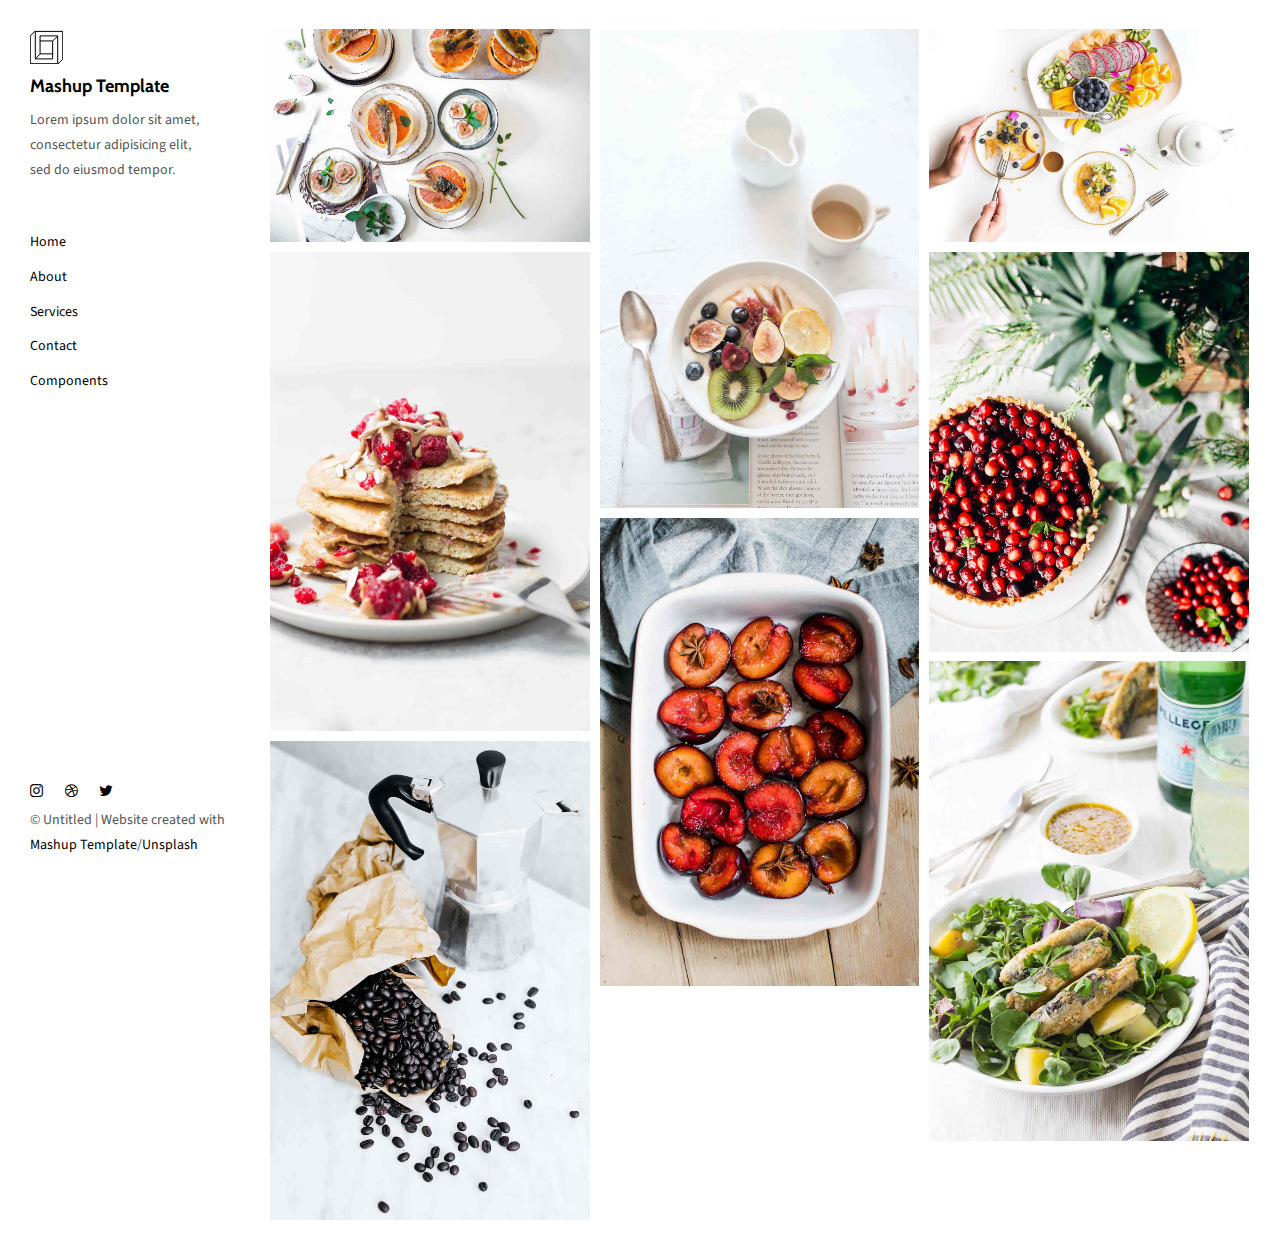
<file: savory/index.html>
<!DOCTYPE html>
<html lang="en">

<head>
  <meta charset="UTF-8">
  <meta content="IE=edge" http-equiv="X-UA-Compatible">
  <meta content="width=device-width,initial-scale=1" name="viewport">
  <meta content="Page description" name="description">
  <meta name="google" content="notranslate" />
  <meta content="Mashup templates have been developped by Orson.io team" name="author">

  <!-- Disable tap highlight on IE -->
  <meta name="msapplication-tap-highlight" content="no">

  <link href="./assets/apple-icon-180x180.png" rel="apple-touch-icon">
  <link href="./assets/favicon.ico" rel="icon">



  <title>Title page</title>

  <link href="./main.82cfd66e.css" rel="stylesheet">
</head>

<body>

  <!-- Add your content of header -->
  <header class="">
    <div class="navbar navbar-default visible-xs">
      <button type="button" class="navbar-toggle collapsed">
        <span class="sr-only">Toggle navigation</span>
        <span class="icon-bar"></span>
        <span class="icon-bar"></span>
        <span class="icon-bar"></span>
      </button>
      <a href="./index.html" class="navbar-brand">Mashup Template</a>
    </div>

    <nav class="sidebar">
      <div class="navbar-collapse" id="navbar-collapse">
        <div class="site-header hidden-xs">
          <a class="site-brand" href="./index.html" title="">
            <img class="img-responsive site-logo" alt="" src="./assets/images/mashup-logo.svg">
            Mashup Template
          </a>
          <p>Lorem ipsum dolor sit amet, consectetur adipisicing elit, sed do eiusmod
            tempor.</p>
        </div>
        <ul class="nav">
          <li><a href="./index.html" title="">Home</a></li>
          <li><a href="./about.html" title="">About</a></li>
          <li><a href="./services.html" title="">Services</a></li>
          <li><a href="./contact.html" title="">Contact</a></li>
          <li><a href="./components.html" title="">Components</a></li>

        </ul>

        <nav class="nav-footer">
          <p class="nav-footer-social-buttons">
            <a class="fa-icon" href="https://www.instagram.com/" title="">
              <i class="fa fa-instagram"></i>
            </a>
            <a class="fa-icon" href="https://dribbble.com/" title="">
              <i class="fa fa-dribbble"></i>
            </a>
            <a class="fa-icon" href="https://twitter.com/" title="">
              <i class="fa fa-twitter"></i>
            </a>
          </p>
          <p>© Untitled | Website created with <a href="http://www.mashup-template.com/"
              title="Create website with free html template">Mashup Template</a>/<a href="https://www.unsplash.com/"
              title="Beautiful Free Images">Unsplash</a></p>
        </nav>
      </div>
    </nav>
  </header>
  <main class="" id="main-collapse">

    <!-- Add your site or app content here -->

    <div class="hero-full-wrapper">
      <div class="grid">
        <div class="gutter-sizer"></div>
        <div class="grid-sizer"></div>

        <div class="grid-item">
          <img class="img-responsive" alt="" src="./assets/images/img-12.jpg">
          <a href="./project.html" class="project-description">
            <div class="project-text-holder">
              <div class="project-text-inner">
                <h3>Vivamus vestibulum</h3>
                <p>Discover more</p>
              </div>
            </div>
          </a>
        </div>


        <div class="grid-item">
          <img class="img-responsive" alt="" src="./assets/images/img-05.jpg">
          <a href="./project.html" class="project-description">
            <div class="project-text-holder">
              <div class="project-text-inner">
                <h3>Vivamus vestibulum</h3>
                <p>Discover more</p>
              </div>
            </div>
          </a>
        </div>

        <div class="grid-item">
          <img class="img-responsive" alt="" src="./assets/images/img-13.jpg">
          <a href="./project.html" class="project-description">
            <div class="project-text-holder">
              <div class="project-text-inner">
                <h3>Vivamus vestibulum</h3>
                <p>Discover more</p>
              </div>
            </div>
          </a>
        </div>
        <div class="grid-item">
          <img class="img-responsive" alt="" src="./assets/images/img-04.jpg">
          <a href="./project.html" class="project-description">
            <div class="project-text-holder">
              <div class="project-text-inner">
                <h3>Vivamus vestibulum</h3>
                <p>Discover more</p>
              </div>
            </div>
          </a>
        </div>

        <div class="grid-item">
          <img class="img-responsive" alt="" src="./assets/images/img-07.jpg">
          <a href="./project.html" class="project-description">
            <div class="project-text-holder">
              <div class="project-text-inner">
                <h3>Vivamus vestibulum</h3>
                <p>Discover more</p>
              </div>
            </div>
          </a>
        </div>

        <div class="grid-item">
          <img class="img-responsive" alt="" src="./assets/images/img-11.jpg">
          <a href="./project.html" class="project-description">
            <div class="project-text-holder">
              <div class="project-text-inner">
                <h3>Vivamus vestibulum</h3>
                <p>Discover more</p>
              </div>
            </div>
          </a>
        </div>

        <div class="grid-item">
          <img class="img-responsive" alt="" src="./assets/images/img-10.jpg">
          <a href="./project.html" class="project-description">
            <div class="project-text-holder">
              <div class="project-text-inner">
                <h3>Vivamus vestibulum</h3>
                <p>Discover more</p>
              </div>
            </div>
          </a>
        </div>
        <div class="grid-item">
          <img class="img-responsive" alt="" src="./assets/images/img-03.jpg">
          <a href="./project.html" class="project-description">
            <div class="project-text-holder">
              <div class="project-text-inner">
                <h3>Vivamus vestibulum</h3>
                <p>Discover more</p>
              </div>
            </div>
          </a>
        </div>

      </div>
    </div>


    <script>
      document.addEventListener("DOMContentLoaded", function (event) {
        masonryBuild();
      });
    </script>

  </main>

  <script>
    document.addEventListener("DOMContentLoaded", function (event) {
      navbarToggleSidebar();
      navActivePage();
    });
  </script>

  <!-- Google Analytics: change UA-XXXXX-X to be your site's ID 

<script>
  (function (i, s, o, g, r, a, m) {
    i['GoogleAnalyticsObject'] = r; i[r] = i[r] || function () {
      (i[r].q = i[r].q || []).push(arguments)
    }, i[r].l = 1 * new Date(); a = s.createElement(o),
      m = s.getElementsByTagName(o)[0]; a.async = 1; a.src = g; m.parentNode.insertBefore(a, m)
  })(window, document, 'script', '//www.google-analytics.com/analytics.js', 'ga');
  ga('create', 'UA-XXXXX-X', 'auto');
  ga('send', 'pageview');
</script>

-->
  <script type="text/javascript" src="./main.85741bff.js"></script>
</body>

</html>
</file>
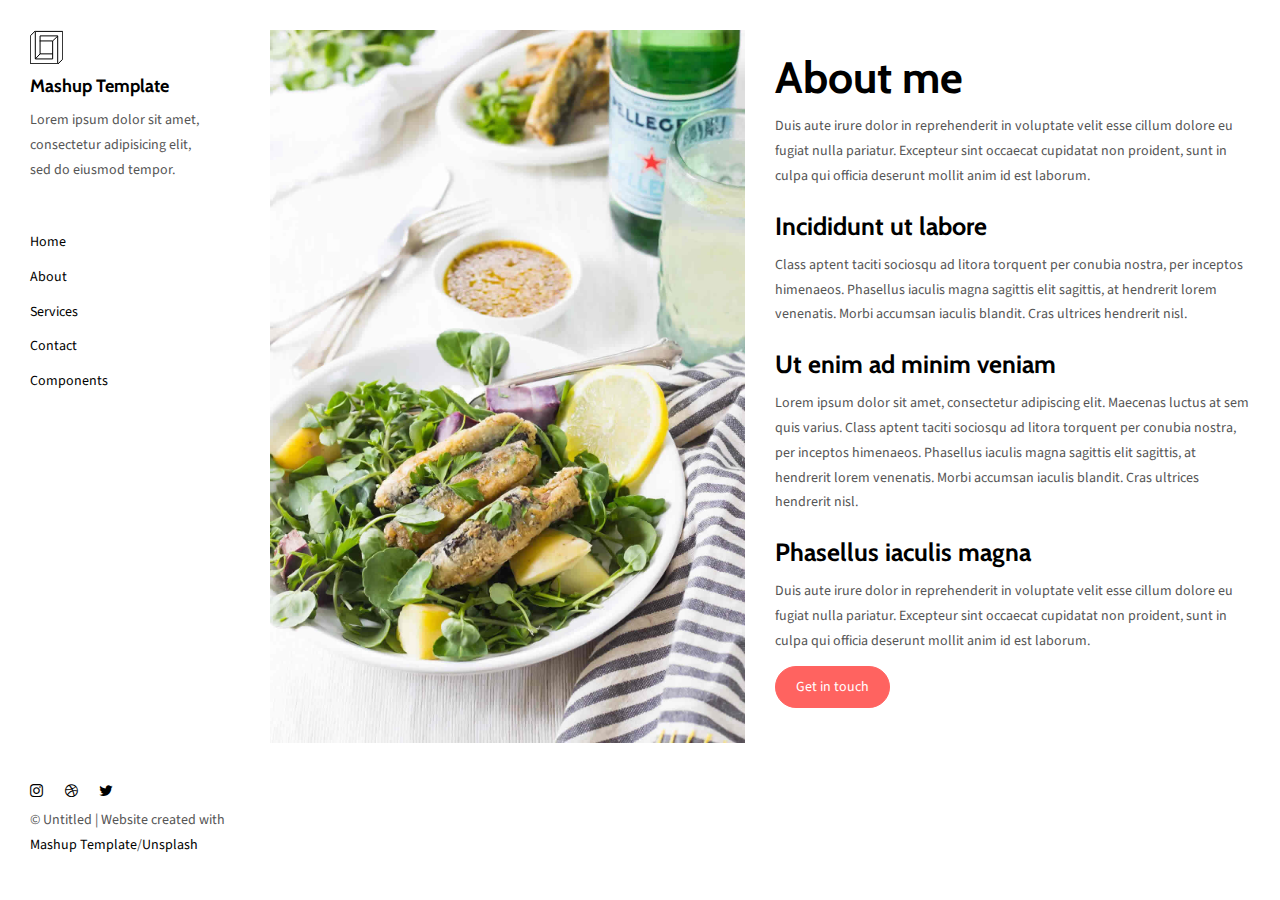
<file: savory/about.html>
<!DOCTYPE html>
<html lang="en">

<head>
  <meta charset="UTF-8">
  <meta content="IE=edge" http-equiv="X-UA-Compatible">
  <meta content="width=device-width,initial-scale=1" name="viewport">
  <meta content="description" name="description">
  <meta name="google" content="notranslate" />
  <meta content="Mashup templates have been developped by Orson.io team" name="author">

  <!-- Disable tap highlight on IE -->
  <meta name="msapplication-tap-highlight" content="no">
  
  <link href="./assets/apple-icon-180x180.png" rel="apple-touch-icon">
  <link href="./assets/favicon.ico" rel="icon">



  <title>Title page</title>  

<link href="./main.82cfd66e.css" rel="stylesheet"></head>

<body>

 <!-- Add your content of header -->
<header class="">
  <div class="navbar navbar-default visible-xs">
    <button type="button" class="navbar-toggle collapsed">
      <span class="sr-only">Toggle navigation</span>
      <span class="icon-bar"></span>
      <span class="icon-bar"></span>
      <span class="icon-bar"></span>
    </button>
    <a href="./index.html" class="navbar-brand">Mashup Template</a>
  </div>

  <nav class="sidebar">
    <div class="navbar-collapse" id="navbar-collapse">
      <div class="site-header hidden-xs">
          <a class="site-brand" href="./index.html" title="">
            <img class="img-responsive site-logo" alt="" src="./assets/images/mashup-logo.svg">
            Mashup Template
          </a>
        <p>Lorem ipsum dolor sit amet, consectetur adipisicing elit, sed do eiusmod
        tempor.</p>
      </div>
      <ul class="nav">
        <li><a href="./index.html" title="">Home</a></li>
        <li><a href="./about.html" title="">About</a></li>
        <li><a href="./services.html" title="">Services</a></li>
        <li><a href="./contact.html" title="">Contact</a></li>
        <li><a href="./components.html" title="">Components</a></li>

      </ul>

      <nav class="nav-footer">
        <p class="nav-footer-social-buttons">
          <a class="fa-icon" href="https://www.instagram.com/" title="">
            <i class="fa fa-instagram"></i>
          </a>
          <a class="fa-icon" href="https://dribbble.com/" title="">
            <i class="fa fa-dribbble"></i>
          </a>
          <a class="fa-icon" href="https://twitter.com/" title="">
            <i class="fa fa-twitter"></i>
          </a>
        </p>
        <p>© Untitled | Website created with <a href="http://www.mashup-template.com/" title="Create website with free html template">Mashup Template</a>/<a href="https://www.unsplash.com/" title="Beautiful Free Images">Unsplash</a></p>
      </nav>  
    </div> 
  </nav>
</header>
<main class="" id="main-collapse">


<div class="row">
  <div class="col-xs-12 col-md-6">
    <img class="img-responsive" alt="" src="./assets/images/img-10.jpg">
  </div>
  <div class="col-xs-12 col-md-6">
    <h1>About me</h1>
    
    <p>Duis aute irure dolor in reprehenderit in voluptate velit esse
    cillum dolore eu fugiat nulla pariatur. Excepteur sint occaecat cupidatat non
    proident, sunt in culpa qui officia deserunt mollit anim id est laborum.</p>
    
    <h3>Incididunt ut labore </h3>

    <p>Class aptent taciti sociosqu ad litora torquent per conubia nostra, per inceptos himenaeos. Phasellus iaculis magna sagittis elit sagittis, at hendrerit lorem venenatis. Morbi accumsan iaculis blandit. Cras ultrices hendrerit nisl.</p>

    <h3>Ut enim ad minim veniam </h3>
    
    <p>Lorem ipsum dolor sit amet, consectetur adipiscing elit. Maecenas luctus at sem quis varius. 
    Class aptent taciti sociosqu ad litora torquent per conubia nostra, per inceptos himenaeos. Phasellus iaculis magna sagittis elit sagittis, at hendrerit lorem venenatis. Morbi accumsan iaculis blandit. Cras ultrices hendrerit nisl.</p>
    <h3>Phasellus iaculis magna </h3>
    <p>Duis aute irure dolor in reprehenderit in voluptate velit esse
    cillum dolore eu fugiat nulla pariatur. Excepteur sint occaecat cupidatat non
    proident, sunt in culpa qui officia deserunt mollit anim id est laborum.</p>
    
    <a href="contact.html" class="btn btn-primary" title=""> Get in touch</a>
 </div>
</div>
    
</main>

<script>
document.addEventListener("DOMContentLoaded", function (event) {
  navbarToggleSidebar();
  navActivePage();
});
</script>

<!-- Google Analytics: change UA-XXXXX-X to be your site's ID 

<script>
  (function (i, s, o, g, r, a, m) {
    i['GoogleAnalyticsObject'] = r; i[r] = i[r] || function () {
      (i[r].q = i[r].q || []).push(arguments)
    }, i[r].l = 1 * new Date(); a = s.createElement(o),
      m = s.getElementsByTagName(o)[0]; a.async = 1; a.src = g; m.parentNode.insertBefore(a, m)
  })(window, document, 'script', '//www.google-analytics.com/analytics.js', 'ga');
  ga('create', 'UA-XXXXX-X', 'auto');
  ga('send', 'pageview');
</script>

--> <script type="text/javascript" src="./main.85741bff.js"></script></body>

</html>
</file>
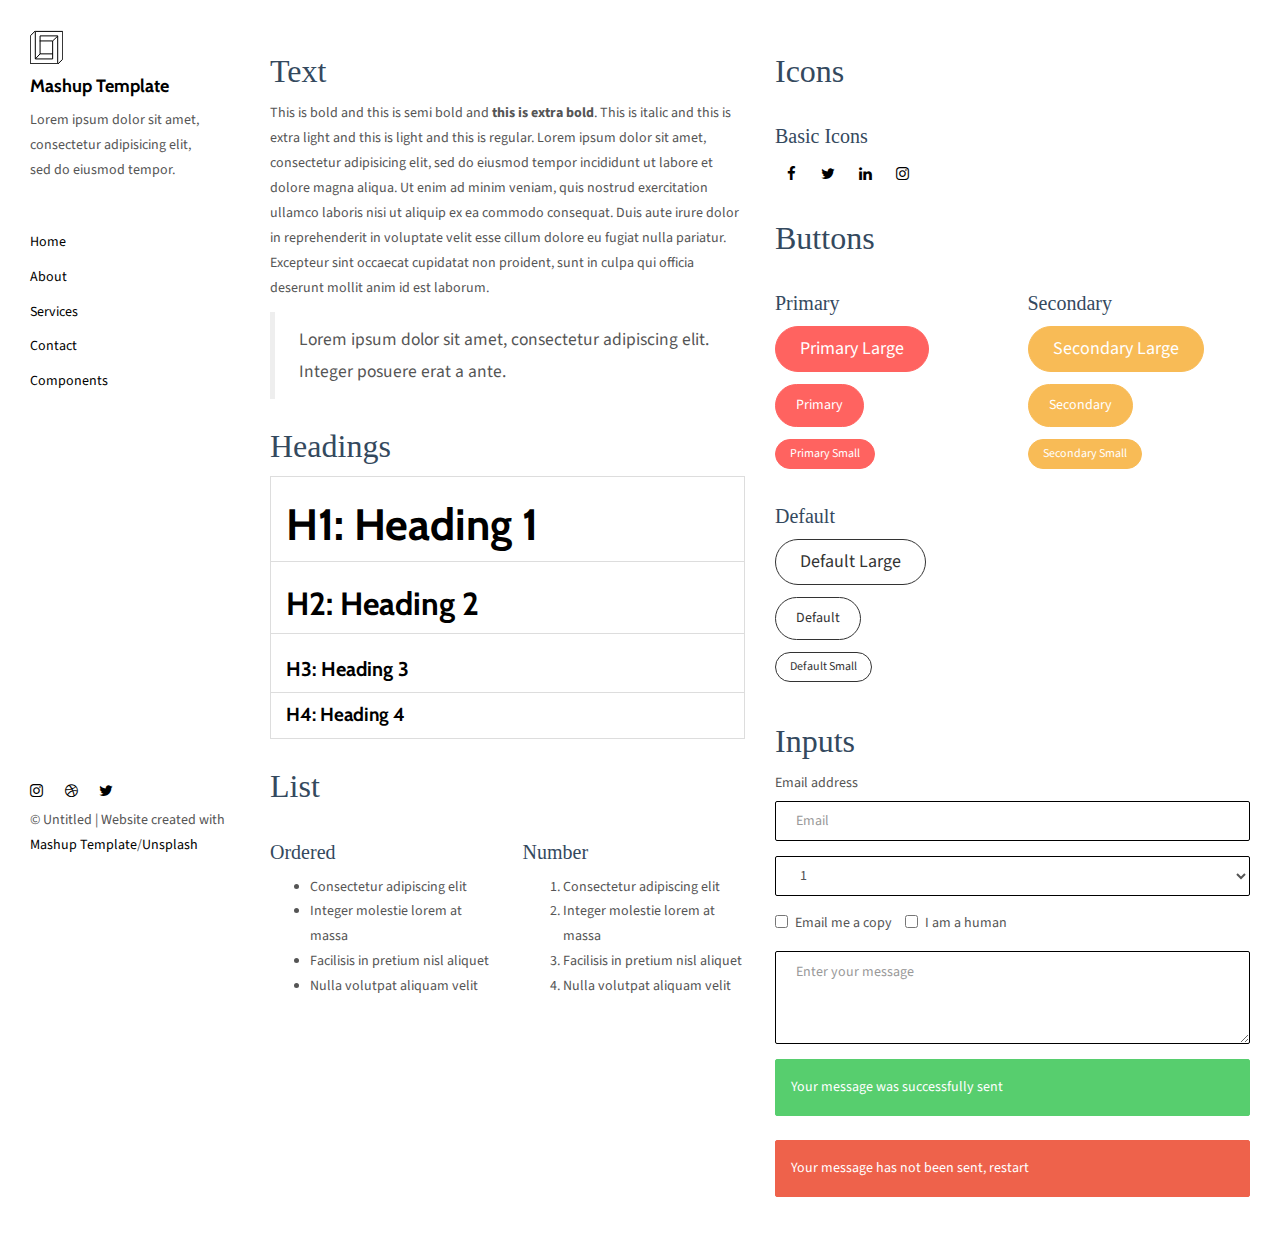
<file: savory/components.html>
<!DOCTYPE html>
<html lang="en">

<head>
  <meta charset="UTF-8">
  <meta content="IE=edge" http-equiv="X-UA-Compatible">
  <meta content="width=device-width,initial-scale=1" name="viewport">
  <meta content="description" name="description">
  <meta name="google" content="notranslate" />
  <meta content="Mashup templates have been developped by Orson.io team" name="author">

  <!-- Disable tap highlight on IE -->
  <meta name="msapplication-tap-highlight" content="no">
  
  <link href="./assets/apple-icon-180x180.png" rel="apple-touch-icon">
  <link href="./assets/favicon.ico" rel="icon">



  <title>Title page</title>  

<link href="./main.82cfd66e.css" rel="stylesheet"></head>

<body>

 <!-- Add your content of header -->
<header class="">
  <div class="navbar navbar-default visible-xs">
    <button type="button" class="navbar-toggle collapsed">
      <span class="sr-only">Toggle navigation</span>
      <span class="icon-bar"></span>
      <span class="icon-bar"></span>
      <span class="icon-bar"></span>
    </button>
    <a href="./index.html" class="navbar-brand">Mashup Template</a>
  </div>

  <nav class="sidebar">
    <div class="navbar-collapse" id="navbar-collapse">
      <div class="site-header hidden-xs">
          <a class="site-brand" href="./index.html" title="">
            <img class="img-responsive site-logo" alt="" src="./assets/images/mashup-logo.svg">
            Mashup Template
          </a>
        <p>Lorem ipsum dolor sit amet, consectetur adipisicing elit, sed do eiusmod
        tempor.</p>
      </div>
      <ul class="nav">
        <li><a href="./index.html" title="">Home</a></li>
        <li><a href="./about.html" title="">About</a></li>
        <li><a href="./services.html" title="">Services</a></li>
        <li><a href="./contact.html" title="">Contact</a></li>
        <li><a href="./components.html" title="">Components</a></li>

      </ul>

      <nav class="nav-footer">
        <p class="nav-footer-social-buttons">
          <a class="fa-icon" href="https://www.instagram.com/" title="">
            <i class="fa fa-instagram"></i>
          </a>
          <a class="fa-icon" href="https://dribbble.com/" title="">
            <i class="fa fa-dribbble"></i>
          </a>
          <a class="fa-icon" href="https://twitter.com/" title="">
            <i class="fa fa-twitter"></i>
          </a>
        </p>
        <p>© Untitled | Website created with <a href="http://www.mashup-template.com/" title="Create website with free html template">Mashup Template</a>/<a href="https://www.unsplash.com/" title="Beautiful Free Images">Unsplash</a></p>
      </nav>  
    </div> 
  </nav>
</header>
<main class="" id="main-collapse">


<!-- Add your site or app content here -->

    <div class="row">
      <div class="col-xs-12 col-md-6">

        <div class="template-example">
          <h2 class="template-title-example">Text</h2>
          <p>This is bold and this is semi bold and <b>this is extra bold</b>. This is italic and this is extra light and this is light
          and this is regular. Lorem ipsum dolor sit amet, consectetur adipisicing elit, sed do eiusmod
          tempor incididunt ut labore et dolore magna aliqua. Ut enim ad minim veniam,
          quis nostrud exercitation ullamco laboris nisi ut aliquip ex ea commodo
          consequat. Duis aute irure dolor in reprehenderit in voluptate velit esse
          cillum dolore eu fugiat nulla pariatur. Excepteur sint occaecat cupidatat non
          proident, sunt in culpa qui officia deserunt mollit anim id est laborum.

          <blockquote>
            <p>Lorem ipsum dolor sit amet, consectetur adipiscing elit. Integer posuere erat a ante.</p>
          </blockquote>
          
          </p>
        </div>

        <div class="template-example">
          <h2 class="template-title-example">Headings</h2>
          
          <table class="table table-bordered">
            <tr><td><h1>H1: Heading 1</h1></td></tr>
            <tr><td><h2>H2: Heading 2</h2></td></tr>
            <tr><td><h3>H3: Heading 3</h3></td></tr>
            <tr><td><h4>H4: Heading 4</h4></td></tr>
          </table>
          
        </div>

        
        <div class="template-example">
          <h2 class="template-title-example">List</h2>
          <div class="row">
            <div class="col-md-6">
              <h3 class="template-title-example">Ordered</h3>
              <ul>
                <li>Consectetur adipiscing elit</li>
                <li>Integer molestie lorem at massa</li>
                <li>Facilisis in pretium nisl aliquet</li>
                <li>Nulla volutpat aliquam velit</li>
              </ul>
            </div>
            <div class="col-md-6">
              <h3 class="template-title-example">Number</h3>
              <ol>
                <li>Consectetur adipiscing elit</li>
                <li>Integer molestie lorem at massa</li>
                <li>Facilisis in pretium nisl aliquet</li>
                <li>Nulla volutpat aliquam velit</li>
              </ol>
            </div>
          </div>
        </div>
        

        
      </div>

      <div class="col-xs-12 col-md-6">
        <div class="template-example">
          <h2 class="template-title-example">Icons</h2>
          
          <div class="row">
            
            <div class="col-md-6">
               <h3 class="template-title-example">Basic Icons</h2>
                <ul class="list-icons">
                  <li>
                    <span class="fa-icon">
                      <i class="fa fa-facebook"></i>
                    </span>
                  </li>
                  <li>
                    <span class="fa-icon">
                      <i class="fa fa-twitter"></i>
                    </span>
                  </li>
                  <li>
                    <span class="fa-icon">
                      <i class="fa fa-linkedin"></i>
                    </span>
                  </li>
                  <li>
                    <span class="fa-icon">
                      <i class="fa fa-instagram"></i>
                    </span>
                  </li>
                </ul>
            </div>

          </div>


          


        </div>

        <div class="template-example">
          <h2 class="template-title-example">Buttons</h2>
          <div class="row">
            <div class="col-md-6">
              <h3 class="template-title-example">Primary</h2>
              <div class="row">
                  <div class="col-md-6">
                  <p><a href="" class="btn btn-primary btn-lg">Primary Large</a></p>
                  <p><a href="" class="btn btn-primary">Primary </a></p>
                  <p><a href="" class="btn btn-primary btn-sm">Primary Small</a></p>
                </div>
              </div>

              <h3 class="template-title-example">Default</h2>
              <div class="row">
                  <div class="col-md-6">
                  <p><a href="" class="btn btn-default btn-lg">Default Large</a></p>
                  <p><a href="" class="btn btn-default">Default </a></p>
                  <p><a href="" class="btn btn-default btn-sm">Default Small</a></p>
                </div>
              </div>

            </div>

            <div class="col-md-6">
              <h3 class="template-title-example">Secondary</h2>
              <div class="row">
                  <div class="col-md-6">
                  <p><a href="" class="btn btn-info btn-lg">Secondary Large</a></p>
                  <p><a href="" class="btn btn-info">Secondary </a></p>
                  <p><a href="" class="btn btn-info btn-sm">Secondary Small</a></p>
                </div>
              </div>
            </div>
          </div>
        </div>
        
        <div class="template-example">
          <h2 class="template-title-example">Inputs</h2>

            <div class="form-group">
              <label for="exampleInputEmail1">Email address</label>
              <input type="email" class="form-control" id="exampleInputEmail1" placeholder="Email">
            </div>

            <div class="form-group">
              <select class="form-control">
                <option>1</option>
                <option>2</option>
                <option>3</option>
                <option>4</option>
                <option>5</option>
              </select>
            </div>

            <div class="form-group">
              <label class="checkbox-inline">
                <input 
                type="checkbox" id="inlineCheckbox1" value="option1"> Email me a copy
              </label>
              <label class="checkbox-inline">
                <input type="checkbox" id="inlineCheckbox2" value="option2"> I am a human
              </label>
            </div>

            <div class="form-group">
              <textarea class="form-control" rows="3" placeholder="Enter your message"></textarea>
            </div>
            
            <div class="alert alert-success" role="alert">Your message was successfully sent</div>
            <div class="alert alert-danger" role="alert">Your message has not been sent, restart</div>
        </div>




      </div>
    </div>
 

</main>

<script>
document.addEventListener("DOMContentLoaded", function (event) {
  navbarToggleSidebar();
  navActivePage();
});
</script>

<!-- Google Analytics: change UA-XXXXX-X to be your site's ID 

<script>
  (function (i, s, o, g, r, a, m) {
    i['GoogleAnalyticsObject'] = r; i[r] = i[r] || function () {
      (i[r].q = i[r].q || []).push(arguments)
    }, i[r].l = 1 * new Date(); a = s.createElement(o),
      m = s.getElementsByTagName(o)[0]; a.async = 1; a.src = g; m.parentNode.insertBefore(a, m)
  })(window, document, 'script', '//www.google-analytics.com/analytics.js', 'ga');
  ga('create', 'UA-XXXXX-X', 'auto');
  ga('send', 'pageview');
</script>

--> <script type="text/javascript" src="./main.85741bff.js"></script></body>

</html>
</file>
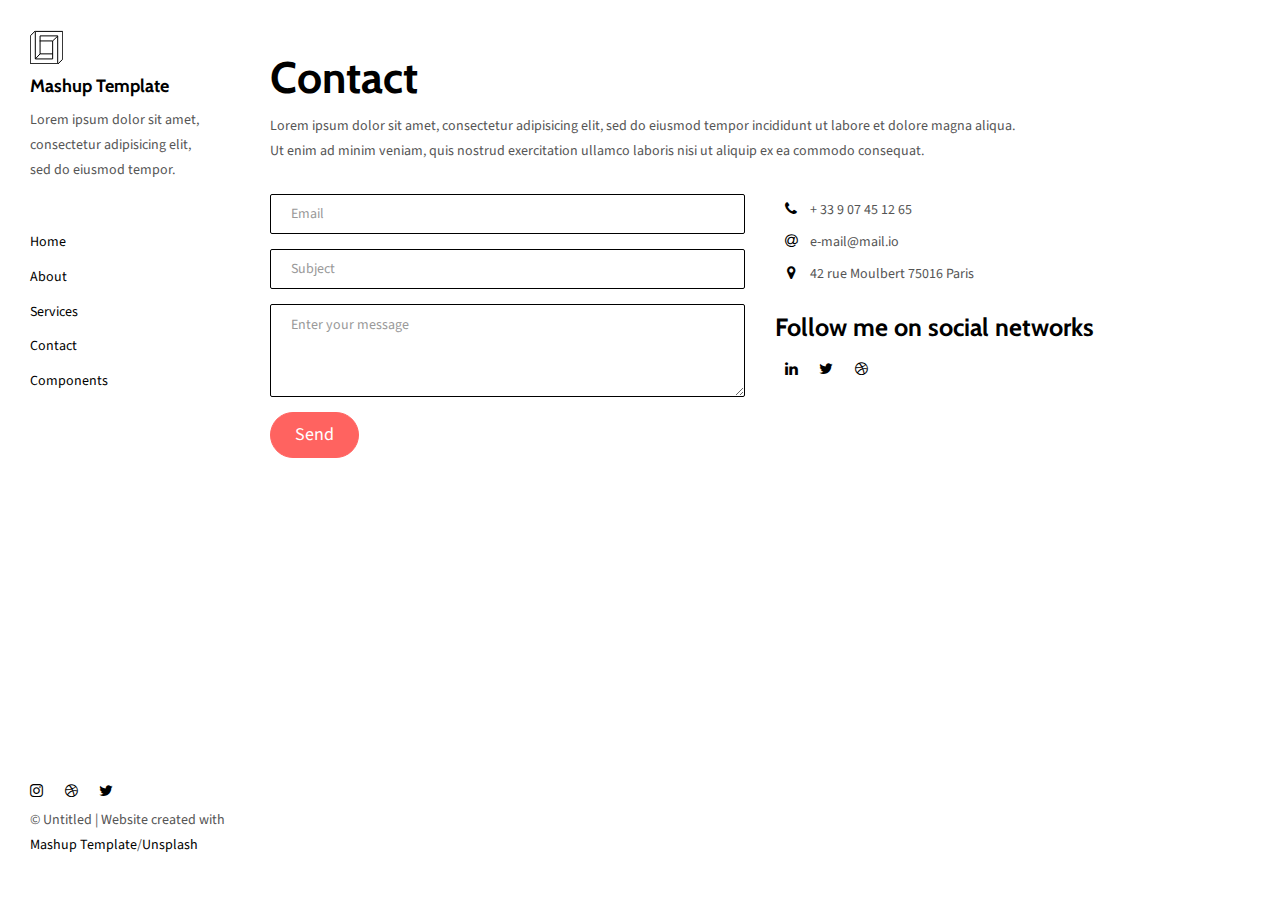
<file: savory/contact.html>
<!DOCTYPE html>
<html lang="en">

<head>
  <meta charset="UTF-8">
  <meta content="IE=edge" http-equiv="X-UA-Compatible">
  <meta content="width=device-width,initial-scale=1" name="viewport">
  <meta content="description" name="description">
  <meta name="google" content="notranslate" />
  <meta content="Mashup templates have been developped by Orson.io team" name="author">

  <!-- Disable tap highlight on IE -->
  <meta name="msapplication-tap-highlight" content="no">
  
  <link href="./assets/apple-icon-180x180.png" rel="apple-touch-icon">
  <link href="./assets/favicon.ico" rel="icon">



  <title>Title page</title>  

<link href="./main.82cfd66e.css" rel="stylesheet"></head>

<body>

 <!-- Add your content of header -->
<header class="">
  <div class="navbar navbar-default visible-xs">
    <button type="button" class="navbar-toggle collapsed">
      <span class="sr-only">Toggle navigation</span>
      <span class="icon-bar"></span>
      <span class="icon-bar"></span>
      <span class="icon-bar"></span>
    </button>
    <a href="./index.html" class="navbar-brand">Mashup Template</a>
  </div>

  <nav class="sidebar">
    <div class="navbar-collapse" id="navbar-collapse">
      <div class="site-header hidden-xs">
          <a class="site-brand" href="./index.html" title="">
            <img class="img-responsive site-logo" alt="" src="./assets/images/mashup-logo.svg">
            Mashup Template
          </a>
        <p>Lorem ipsum dolor sit amet, consectetur adipisicing elit, sed do eiusmod
        tempor.</p>
      </div>
      <ul class="nav">
        <li><a href="./index.html" title="">Home</a></li>
        <li><a href="./about.html" title="">About</a></li>
        <li><a href="./services.html" title="">Services</a></li>
        <li><a href="./contact.html" title="">Contact</a></li>
        <li><a href="./components.html" title="">Components</a></li>

      </ul>

      <nav class="nav-footer">
        <p class="nav-footer-social-buttons">
          <a class="fa-icon" href="https://www.instagram.com/" title="">
            <i class="fa fa-instagram"></i>
          </a>
          <a class="fa-icon" href="https://dribbble.com/" title="">
            <i class="fa fa-dribbble"></i>
          </a>
          <a class="fa-icon" href="https://twitter.com/" title="">
            <i class="fa fa-twitter"></i>
          </a>
        </p>
        <p>© Untitled | Website created with <a href="http://www.mashup-template.com/" title="Create website with free html template">Mashup Template</a>/<a href="https://www.unsplash.com/" title="Beautiful Free Images">Unsplash</a></p>
      </nav>  
    </div> 
  </nav>
</header>
<main class="" id="main-collapse">


<div class="row">
  <div class="col-xs-12">
    <div class="section-container-spacer">
      <h1>Contact</h1>
      <p>Lorem ipsum dolor sit amet, consectetur adipisicing elit, sed do eiusmod
      tempor incididunt ut labore et dolore magna aliqua. <br>Ut enim ad minim veniam,
      quis nostrud exercitation ullamco laboris nisi ut aliquip ex ea commodo
      consequat.</p>
    </div>
    <div class="section-container-spacer">
       <form action="" class="reveal-content">
          <div class="row">
            <div class="col-md-6">
              <div class="form-group">
                <input type="email" class="form-control" id="email" placeholder="Email">
              </div>
              <div class="form-group">
                <input type="text" class="form-control" id="subject" placeholder="Subject">
              </div>
              <div class="form-group">
                <textarea class="form-control" rows="3" placeholder="Enter your message"></textarea>
              </div>
              <button type="submit" class="btn btn-primary btn-lg">Send</button>
            </div>
            <div class="col-md-6">
              <ul class="list-unstyled address-container">
                <li>
                  <span class="fa-icon">
                    <i class="fa fa-phone" aria-hidden="true"></i>
                  </span>
                  + 33 9 07 45 12 65
                </li>
                <li>
                  <span class="fa-icon">
                    <i class="fa fa-at" aria-hidden="true"></i>
                  </span>
                  e-mail@mail.io
                </li>
                <li>
                  <span class="fa-icon">
                    <i class="fa fa fa-map-marker" aria-hidden="true"></i>
                  </span>
                  42 rue Moulbert 75016 Paris
                </li>
              </ul>
              <h3>Follow me on social networks</h3>
              <a href="https://www.linkedin.com/" title="" class="fa-icon">
                <i class="fa fa-linkedin"></i>
              </a>
              <a href="https://twitter.com/" title="" class="fa-icon">
                <i class="fa fa-twitter"></i>
              </a>
              <a href="https://dribbble.com/" title="" class="fa-icon">
                <i class="fa fa-dribbble"></i>
              </a>
            </div>
          </div>
        </form>
    </div>
  </div>
</div>


</main>

<script>
document.addEventListener("DOMContentLoaded", function (event) {
  navbarToggleSidebar();
  navActivePage();
});
</script>

<!-- Google Analytics: change UA-XXXXX-X to be your site's ID 

<script>
  (function (i, s, o, g, r, a, m) {
    i['GoogleAnalyticsObject'] = r; i[r] = i[r] || function () {
      (i[r].q = i[r].q || []).push(arguments)
    }, i[r].l = 1 * new Date(); a = s.createElement(o),
      m = s.getElementsByTagName(o)[0]; a.async = 1; a.src = g; m.parentNode.insertBefore(a, m)
  })(window, document, 'script', '//www.google-analytics.com/analytics.js', 'ga');
  ga('create', 'UA-XXXXX-X', 'auto');
  ga('send', 'pageview');
</script>

--> <script type="text/javascript" src="./main.85741bff.js"></script></body>

</html>
</file>
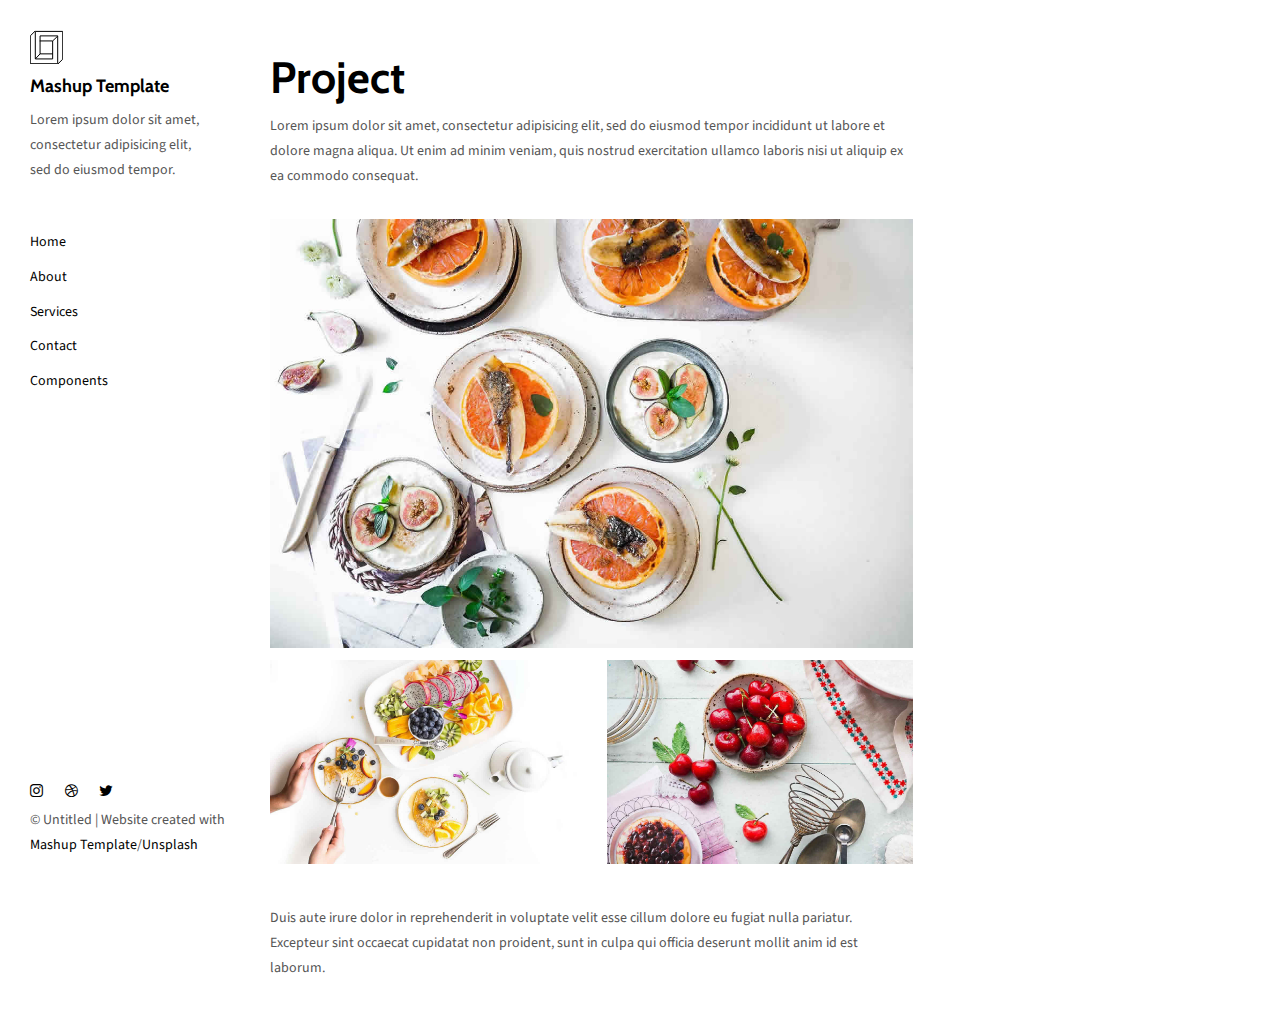
<file: savory/project.html>
<!DOCTYPE html>
<html lang="en">

<head>
  <meta charset="UTF-8">
  <meta content="IE=edge" http-equiv="X-UA-Compatible">
  <meta content="width=device-width,initial-scale=1" name="viewport">
  <meta content="description" name="description">
  <meta name="google" content="notranslate" />
  <meta content="Mashup templates have been developped by Orson.io team" name="author">

  <!-- Disable tap highlight on IE -->
  <meta name="msapplication-tap-highlight" content="no">
  
  <link href="./assets/apple-icon-180x180.png" rel="apple-touch-icon">
  <link href="./assets/favicon.ico" rel="icon">



  <title>Title page</title>  

<link href="./main.82cfd66e.css" rel="stylesheet"></head>

<body>

 <!-- Add your content of header -->
<header class="">
  <div class="navbar navbar-default visible-xs">
    <button type="button" class="navbar-toggle collapsed">
      <span class="sr-only">Toggle navigation</span>
      <span class="icon-bar"></span>
      <span class="icon-bar"></span>
      <span class="icon-bar"></span>
    </button>
    <a href="./index.html" class="navbar-brand">Mashup Template</a>
  </div>

  <nav class="sidebar">
    <div class="navbar-collapse" id="navbar-collapse">
      <div class="site-header hidden-xs">
          <a class="site-brand" href="./index.html" title="">
            <img class="img-responsive site-logo" alt="" src="./assets/images/mashup-logo.svg">
            Mashup Template
          </a>
        <p>Lorem ipsum dolor sit amet, consectetur adipisicing elit, sed do eiusmod
        tempor.</p>
      </div>
      <ul class="nav">
        <li><a href="./index.html" title="">Home</a></li>
        <li><a href="./about.html" title="">About</a></li>
        <li><a href="./services.html" title="">Services</a></li>
        <li><a href="./contact.html" title="">Contact</a></li>
        <li><a href="./components.html" title="">Components</a></li>

      </ul>

      <nav class="nav-footer">
        <p class="nav-footer-social-buttons">
          <a class="fa-icon" href="https://www.instagram.com/" title="">
            <i class="fa fa-instagram"></i>
          </a>
          <a class="fa-icon" href="https://dribbble.com/" title="">
            <i class="fa fa-dribbble"></i>
          </a>
          <a class="fa-icon" href="https://twitter.com/" title="">
            <i class="fa fa-twitter"></i>
          </a>
        </p>
        <p>© Untitled | Website created with <a href="http://www.mashup-template.com/" title="Create website with free html template">Mashup Template</a>/<a href="https://www.unsplash.com/" title="Beautiful Free Images">Unsplash</a></p>
      </nav>  
    </div> 
  </nav>
</header>
<main class="" id="main-collapse">


<div class="row">
  <div class="col-xs-12 col-md-8">

    <div class="section-container-spacer">
        <h1>Project</h1>
        <p>Lorem ipsum dolor sit amet, consectetur adipisicing elit, sed do eiusmod
          tempor incididunt ut labore et dolore magna aliqua. Ut enim ad minim veniam,
          quis nostrud exercitation ullamco laboris nisi ut aliquip ex ea commodo
          consequat.</p>
    </div>

    <div class="section-container-spacer">
      <p><img class="img-responsive" alt="" src="./assets/images/img-12.jpg"></p>
      <div class="row">
          <div class="col-xs-12 col-md-6">
              <p><img class="img-responsive" alt="" src="./assets/images/img-13.jpg"></p>
          </div>
          <div class="col-xs-12 col-md-6">
              <p><img class="img-responsive" alt="" src="./assets/images/img-14.jpg"></p>
          </div>
      </div>
    </div>

    <p> Duis aute irure dolor in reprehenderit in voluptate velit esse
    cillum dolore eu fugiat nulla pariatur. Excepteur sint occaecat cupidatat non
    proident, sunt in culpa qui officia deserunt mollit anim id est laborum.</p>
  </div>
  
</div>
    


</main>

<script>
document.addEventListener("DOMContentLoaded", function (event) {
  navbarToggleSidebar();
  navActivePage();
});
</script>

<!-- Google Analytics: change UA-XXXXX-X to be your site's ID 

<script>
  (function (i, s, o, g, r, a, m) {
    i['GoogleAnalyticsObject'] = r; i[r] = i[r] || function () {
      (i[r].q = i[r].q || []).push(arguments)
    }, i[r].l = 1 * new Date(); a = s.createElement(o),
      m = s.getElementsByTagName(o)[0]; a.async = 1; a.src = g; m.parentNode.insertBefore(a, m)
  })(window, document, 'script', '//www.google-analytics.com/analytics.js', 'ga');
  ga('create', 'UA-XXXXX-X', 'auto');
  ga('send', 'pageview');
</script>

--> <script type="text/javascript" src="./main.85741bff.js"></script></body>

</html>
</file>
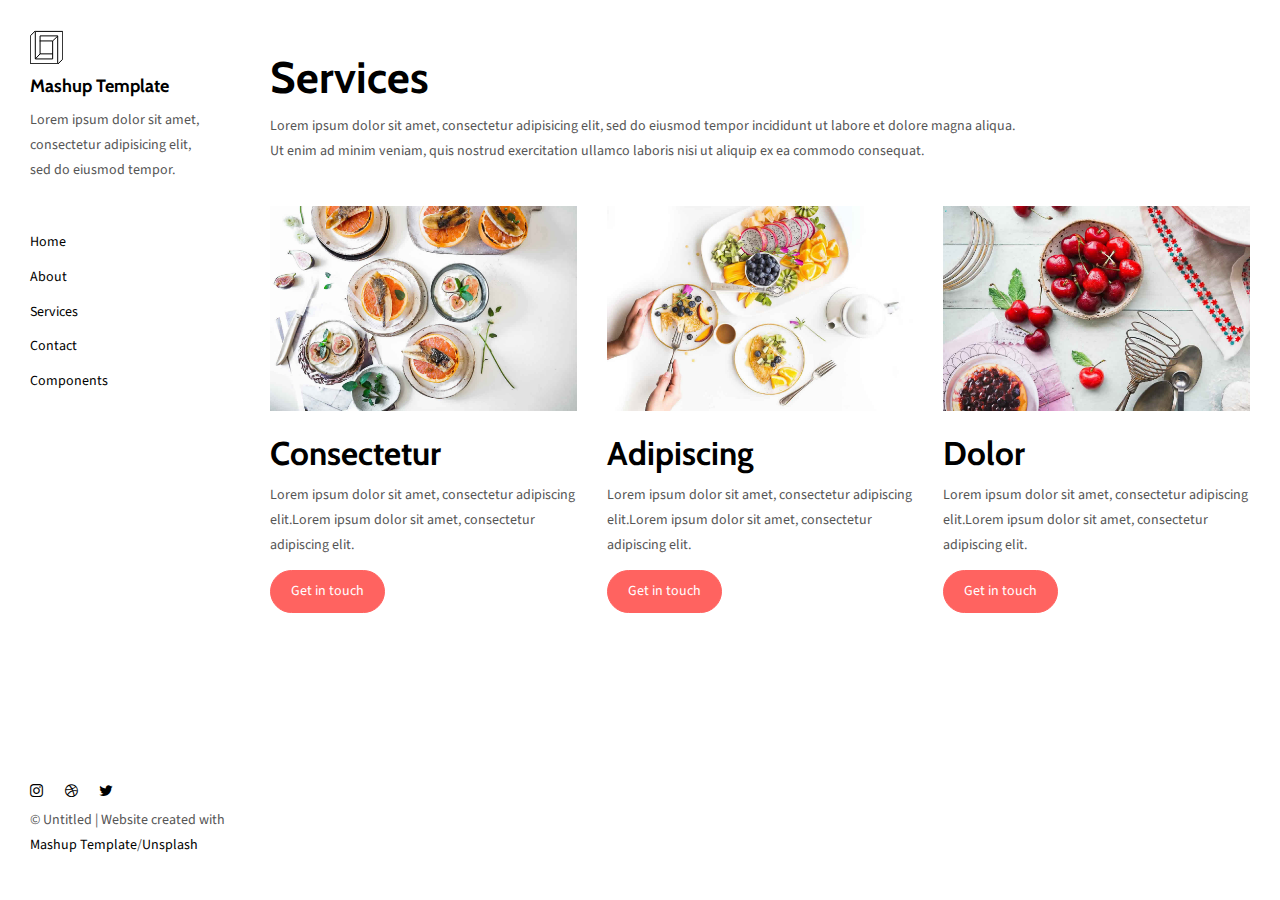
<file: savory/services.html>
<!DOCTYPE html>
<html lang="en">

<head>
  <meta charset="UTF-8">
  <meta content="IE=edge" http-equiv="X-UA-Compatible">
  <meta content="width=device-width,initial-scale=1" name="viewport">
  <meta content="description" name="description">
  <meta name="google" content="notranslate" />
  <meta content="Mashup templates have been developped by Orson.io team" name="author">

  <!-- Disable tap highlight on IE -->
  <meta name="msapplication-tap-highlight" content="no">
  
  <link href="./assets/apple-icon-180x180.png" rel="apple-touch-icon">
  <link href="./assets/favicon.ico" rel="icon">



  <title>Title page</title>  

<link href="./main.82cfd66e.css" rel="stylesheet"></head>

<body>

 <!-- Add your content of header -->
<header class="">
  <div class="navbar navbar-default visible-xs">
    <button type="button" class="navbar-toggle collapsed">
      <span class="sr-only">Toggle navigation</span>
      <span class="icon-bar"></span>
      <span class="icon-bar"></span>
      <span class="icon-bar"></span>
    </button>
    <a href="./index.html" class="navbar-brand">Mashup Template</a>
  </div>

  <nav class="sidebar">
    <div class="navbar-collapse" id="navbar-collapse">
      <div class="site-header hidden-xs">
          <a class="site-brand" href="./index.html" title="">
            <img class="img-responsive site-logo" alt="" src="./assets/images/mashup-logo.svg">
            Mashup Template
          </a>
        <p>Lorem ipsum dolor sit amet, consectetur adipisicing elit, sed do eiusmod
        tempor.</p>
      </div>
      <ul class="nav">
        <li><a href="./index.html" title="">Home</a></li>
        <li><a href="./about.html" title="">About</a></li>
        <li><a href="./services.html" title="">Services</a></li>
        <li><a href="./contact.html" title="">Contact</a></li>
        <li><a href="./components.html" title="">Components</a></li>

      </ul>

      <nav class="nav-footer">
        <p class="nav-footer-social-buttons">
          <a class="fa-icon" href="https://www.instagram.com/" title="">
            <i class="fa fa-instagram"></i>
          </a>
          <a class="fa-icon" href="https://dribbble.com/" title="">
            <i class="fa fa-dribbble"></i>
          </a>
          <a class="fa-icon" href="https://twitter.com/" title="">
            <i class="fa fa-twitter"></i>
          </a>
        </p>
        <p>© Untitled | Website created with <a href="http://www.mashup-template.com/" title="Create website with free html template">Mashup Template</a>/<a href="https://www.unsplash.com/" title="Beautiful Free Images">Unsplash</a></p>
      </nav>  
    </div> 
  </nav>
</header>
<main class="" id="main-collapse">


<div class="row">
  <div class="col-xs-12 section-container-spacer">
    <h1>Services</h1>
    <p>Lorem ipsum dolor sit amet, consectetur adipisicing elit, sed do eiusmod
      tempor incididunt ut labore et dolore magna aliqua. <br>Ut enim ad minim veniam,
      quis nostrud exercitation ullamco laboris nisi ut aliquip ex ea commodo
      consequat.</p>
  </div>

  <div class="col-xs-12 col-md-4 section-container-spacer">
    <img class="img-responsive" alt="" src="./assets/images/img-12.jpg">
    <h2>Consectetur</h2>
    <p>Lorem ipsum dolor sit amet, consectetur adipiscing elit.Lorem ipsum dolor sit amet, consectetur adipiscing elit.</p>
    <a href="./contact.html" class="btn btn-primary" title=""> Get in touch</a>
  </div>

  <div class="col-xs-12 col-md-4 section-container-spacer">
    <img class="img-responsive" alt="" src="./assets/images/img-13.jpg">
    <h2>Adipiscing</h2>
    <p>Lorem ipsum dolor sit amet, consectetur adipiscing elit.Lorem ipsum dolor sit amet, consectetur adipiscing elit.</p>
    <a href="./contact.html" class="btn btn-primary" title=""> Get in touch</a>
  </div>

  <div class="col-xs-12 col-md-4 section-container-spacer">
    <img class="img-responsive" alt="" src="./assets/images/img-14.jpg">
    <h2>Dolor</h2>
    <p>Lorem ipsum dolor sit amet, consectetur adipiscing elit.Lorem ipsum dolor sit amet, consectetur adipiscing elit.</p>
    <a href="./contact.html" class="btn btn-primary" title=""> Get in touch</a>
  </div>

</div>


</main>

<script>
document.addEventListener("DOMContentLoaded", function (event) {
  navbarToggleSidebar();
  navActivePage();
});
</script>

<!-- Google Analytics: change UA-XXXXX-X to be your site's ID 

<script>
  (function (i, s, o, g, r, a, m) {
    i['GoogleAnalyticsObject'] = r; i[r] = i[r] || function () {
      (i[r].q = i[r].q || []).push(arguments)
    }, i[r].l = 1 * new Date(); a = s.createElement(o),
      m = s.getElementsByTagName(o)[0]; a.async = 1; a.src = g; m.parentNode.insertBefore(a, m)
  })(window, document, 'script', '//www.google-analytics.com/analytics.js', 'ga');
  ga('create', 'UA-XXXXX-X', 'auto');
  ga('send', 'pageview');
</script>

--> <script type="text/javascript" src="./main.85741bff.js"></script></body>

</html>
</file>
<file: savory/main.82cfd66e.css>
@import url(https://fonts.googleapis.com/css?family=Cabin:400,700|Source+Sans+Pro:400,700);
@import url(https://maxcdn.bootstrapcdn.com/font-awesome/4.7.0/css/font-awesome.min.css);

/*!
 * Bootstrap v3.3.7 (http://getbootstrap.com)
 * Copyright 2011-2016 Twitter, Inc.
 * Licensed under MIT (https://github.com/twbs/bootstrap/blob/master/LICENSE)
 */
/*! normalize.css v3.0.3 | MIT License | github.com/necolas/normalize.css */
html {
    font-family: sans-serif;
    -ms-text-size-adjust: 100%;
    -webkit-text-size-adjust: 100%
}

body {
    margin: 0
}

article,
aside,
details,
figcaption,
figure,
footer,
header,
hgroup,
main,
menu,
nav,
section,
summary {
    display: block
}

audio,
canvas,
progress,
video {
    display: inline-block;
    vertical-align: baseline
}

audio:not([controls]) {
    display: none;
    height: 0
}

[hidden],
template {
    display: none
}

a {
    background-color: transparent
}

a:active,
a:hover {
    outline: 0
}

abbr[title] {
    border-bottom: 1px dotted
}

b,
strong {
    font-weight: 700
}

dfn {
    font-style: italic
}

h1 {
    font-size: 2em;
    margin: .67em 0
}

mark {
    background: #ff0;
    color: #000
}

small {
    font-size: 80%
}

sub,
sup {
    font-size: 75%;
    line-height: 0;
    position: relative;
    vertical-align: baseline
}

sup {
    top: -.5em
}

sub {
    bottom: -.25em
}

img {
    border: 0
}

svg:not(:root) {
    overflow: hidden
}

figure {
    margin: 1em 40px
}

hr {
    box-sizing: content-box;
    height: 0
}

pre {
    overflow: auto
}

code,
kbd,
pre,
samp {
    font-family: monospace, monospace;
    font-size: 1em
}

button,
input,
optgroup,
select,
textarea {
    color: inherit;
    font: inherit;
    margin: 0
}

button {
    overflow: visible
}

button,
select {
    text-transform: none
}

button,
html input[type=button],
input[type=reset],
input[type=submit] {
    -webkit-appearance: button;
    cursor: pointer
}

button[disabled],
html input[disabled] {
    cursor: default
}

button::-moz-focus-inner,
input::-moz-focus-inner {
    border: 0;
    padding: 0
}

input {
    line-height: normal
}

input[type=checkbox],
input[type=radio] {
    box-sizing: border-box;
    padding: 0
}

input[type=number]::-webkit-inner-spin-button,
input[type=number]::-webkit-outer-spin-button {
    height: auto
}

input[type=search] {
    -webkit-appearance: textfield;
    box-sizing: content-box
}

input[type=search]::-webkit-search-cancel-button,
input[type=search]::-webkit-search-decoration {
    -webkit-appearance: none
}

fieldset {
    border: 1px solid silver;
    margin: 0 2px;
    padding: .35em .625em .75em
}

textarea {
    overflow: auto
}

optgroup {
    font-weight: 700
}

table {
    border-collapse: collapse;
    border-spacing: 0
}

td,
th {
    padding: 0
}

/*! Source: https://github.com/h5bp/html5-boilerplate/blob/master/src/css/main.css */
@media print {

    *,
    :after,
    :before {
        background: transparent !important;
        color: #000 !important;
        box-shadow: none !important;
        text-shadow: none !important
    }

    a,
    a:visited {
        text-decoration: underline
    }

    a[href]:after {
        content: " (" attr(href) ")"
    }

    abbr[title]:after {
        content: " (" attr(title) ")"
    }

    a[href^="#"]:after,
    a[href^="javascript:"]:after {
        content: ""
    }

    blockquote,
    pre {
        border: 1px solid #999;
        page-break-inside: avoid
    }

    thead {
        display: table-header-group
    }

    img,
    tr {
        page-break-inside: avoid
    }

    img {
        max-width: 100% !important
    }

    h2,
    h3,
    p {
        orphans: 3;
        widows: 3
    }

    h2,
    h3 {
        page-break-after: avoid
    }

    .navbar {
        display: none
    }

    .btn>.caret,
    .dropup>.btn>.caret {
        border-top-color: #000 !important
    }

    .label {
        border: 1px solid #000
    }

    .table {
        border-collapse: collapse !important
    }

    .table td,
    .table th {
        background-color: #fff !important
    }

    .table-bordered td,
    .table-bordered th {
        border: 1px solid #ddd !important
    }
}

*,
:after,
:before {
    -webkit-box-sizing: border-box;
    -moz-box-sizing: border-box;
    box-sizing: border-box
}

html {
    font-size: 10px;
    -webkit-tap-highlight-color: transparent
}

body {
    font-family: Source Sans Pro, Helvetica, Arial, sans-serif;
    font-size: 14px;
    line-height: 1.78;
    color: #555;
    background-color: #fff
}

button,
input,
select,
textarea {
    font-family: inherit;
    font-size: inherit;
    line-height: inherit
}

a {
    color: #ff6360;
    text-decoration: none
}

a:focus,
a:hover {
    color: #ff1814;
    text-decoration: underline
}

a:focus {
    outline: 5px auto -webkit-focus-ring-color;
    outline-offset: -2px
}

figure {
    margin: 0
}

img {
    vertical-align: middle
}

.img-responsive {
    display: block;
    max-width: 100%;
    height: auto
}

.img-rounded {
    border-radius: 2px
}

.img-thumbnail {
    padding: 4px;
    line-height: 1.78;
    background-color: #fff;
    border: 1px solid #ddd;
    border-radius: 2px;
    -webkit-transition: all .2s ease-in-out;
    -o-transition: all .2s ease-in-out;
    transition: all .2s ease-in-out;
    display: inline-block;
    max-width: 100%;
    height: auto
}

.img-circle {
    border-radius: 50%
}

hr {
    margin-top: 24px;
    margin-bottom: 24px;
    border: 0;
    border-top: 1px solid #eee
}

.sr-only {
    position: absolute;
    width: 1px;
    height: 1px;
    margin: -1px;
    padding: 0;
    overflow: hidden;
    clip: rect(0, 0, 0, 0);
    border: 0
}

.sr-only-focusable:active,
.sr-only-focusable:focus {
    position: static;
    width: auto;
    height: auto;
    margin: 0;
    overflow: visible;
    clip: auto
}

[role=button] {
    cursor: pointer
}

.h1,
.h2,
.h3,
.h4,
.h5,
.h6,
h1,
h2,
h3,
h4,
h5,
h6 {
    font-family: Cabin, Helvetica, Arial, sans-serif;
    font-weight: 700;
    line-height: 1.1;
    color: #000
}

.h1 .small,
.h1 small,
.h2 .small,
.h2 small,
.h3 .small,
.h3 small,
.h4 .small,
.h4 small,
.h5 .small,
.h5 small,
.h6 .small,
.h6 small,
h1 .small,
h1 small,
h2 .small,
h2 small,
h3 .small,
h3 small,
h4 .small,
h4 small,
h5 .small,
h5 small,
h6 .small,
h6 small {
    font-weight: 400;
    line-height: 1;
    color: #777
}

.h1,
.h2,
.h3,
h1,
h2,
h3 {
    margin-top: 24px;
    margin-bottom: 12px
}

.h1 .small,
.h1 small,
.h2 .small,
.h2 small,
.h3 .small,
.h3 small,
h1 .small,
h1 small,
h2 .small,
h2 small,
h3 .small,
h3 small {
    font-size: 65%
}

.h4,
.h5,
.h6,
h4,
h5,
h6 {
    margin-top: 12px;
    margin-bottom: 12px
}

.h4 .small,
.h4 small,
.h5 .small,
.h5 small,
.h6 .small,
.h6 small,
h4 .small,
h4 small,
h5 .small,
h5 small,
h6 .small,
h6 small {
    font-size: 75%
}

.h1,
h1 {
    font-size: 44px
}

.h2,
h2 {
    font-size: 33px
}

.h3,
h3 {
    font-size: 25px
}

.h4,
h4 {
    font-size: 19px
}

.h5,
h5 {
    font-size: 14px
}

.h6,
h6 {
    font-size: 12px
}

p {
    margin: 0 0 12px
}

.lead {
    margin-bottom: 24px;
    font-size: 16px;
    font-weight: 300;
    line-height: 1.4
}

@media (min-width:768px) {
    .lead {
        font-size: 21px
    }
}

.small,
small {
    font-size: 85%
}

.mark,
mark {
    background-color: #fcf8e3;
    padding: .2em
}

.text-left {
    text-align: left
}

.text-right {
    text-align: right
}

.text-center {
    text-align: center
}

.text-justify {
    text-align: justify
}

.text-nowrap {
    white-space: nowrap
}

.text-lowercase {
    text-transform: lowercase
}

.initialism,
.text-uppercase {
    text-transform: uppercase
}

.text-capitalize {
    text-transform: capitalize
}

.text-muted {
    color: #777
}

.text-primary {
    color: #ff6360
}

a.text-primary:focus,
a.text-primary:hover {
    color: #ff312d
}

.text-success {
    color: #fff
}

a.text-success:focus,
a.text-success:hover {
    color: #e6e6e6
}

.text-info {
    color: #31708f
}

a.text-info:focus,
a.text-info:hover {
    color: #245269
}

.text-warning {
    color: #8a6d3b
}

a.text-warning:focus,
a.text-warning:hover {
    color: #66512c
}

.text-danger {
    color: #fff
}

a.text-danger:focus,
a.text-danger:hover {
    color: #e6e6e6
}

.bg-primary {
    color: #fff;
    background-color: #ff6360
}

a.bg-primary:focus,
a.bg-primary:hover {
    background-color: #ff312d
}

.bg-success {
    background-color: #57ce6e
}

a.bg-success:focus,
a.bg-success:hover {
    background-color: #37bb50
}

.bg-info {
    background-color: #d9edf7
}

a.bg-info:focus,
a.bg-info:hover {
    background-color: #afd9ee
}

.bg-warning {
    background-color: #fcf8e3
}

a.bg-warning:focus,
a.bg-warning:hover {
    background-color: #f7ecb5
}

.bg-danger {
    background-color: #ee624b
}

a.bg-danger:focus,
a.bg-danger:hover {
    background-color: #ea391c
}

.page-header {
    padding-bottom: 11px;
    margin: 48px 0 24px;
    border-bottom: 1px solid #eee
}

ol,
ul {
    margin-top: 0;
    margin-bottom: 12px
}

ol ol,
ol ul,
ul ol,
ul ul {
    margin-bottom: 0
}

.list-inline,
.list-unstyled {
    padding-left: 0;
    list-style: none
}

.list-inline {
    margin-left: -5px
}

.list-inline>li {
    display: inline-block;
    padding-left: 5px;
    padding-right: 5px
}

dl {
    margin-top: 0;
    margin-bottom: 24px
}

dd,
dt {
    line-height: 1.78
}

dt {
    font-weight: 700
}

dd {
    margin-left: 0
}

.dl-horizontal dd:after,
.dl-horizontal dd:before {
    content: " ";
    display: table
}

.dl-horizontal dd:after {
    clear: both
}

@media (min-width:768px) {
    .dl-horizontal dt {
        float: left;
        width: 160px;
        clear: left;
        text-align: right;
        overflow: hidden;
        text-overflow: ellipsis;
        white-space: nowrap
    }

    .dl-horizontal dd {
        margin-left: 180px
    }
}

abbr[data-original-title],
abbr[title] {
    cursor: help;
    border-bottom: 1px dotted #777
}

.initialism {
    font-size: 90%
}

blockquote {
    padding: 12px 24px;
    margin: 0 0 24px;
    font-size: 17.5px;
    border-left: 5px solid #eee
}

blockquote ol:last-child,
blockquote p:last-child,
blockquote ul:last-child {
    margin-bottom: 0
}

blockquote .small,
blockquote footer,
blockquote small {
    display: block;
    font-size: 80%;
    line-height: 1.78;
    color: #777
}

blockquote .small:before,
blockquote footer:before,
blockquote small:before {
    content: "\2014   \A0"
}

.blockquote-reverse,
blockquote.pull-right {
    padding-right: 15px;
    padding-left: 0;
    border-right: 5px solid #eee;
    border-left: 0;
    text-align: right
}

.blockquote-reverse .small:before,
.blockquote-reverse footer:before,
.blockquote-reverse small:before,
blockquote.pull-right .small:before,
blockquote.pull-right footer:before,
blockquote.pull-right small:before {
    content: ""
}

.blockquote-reverse .small:after,
.blockquote-reverse footer:after,
.blockquote-reverse small:after,
blockquote.pull-right .small:after,
blockquote.pull-right footer:after,
blockquote.pull-right small:after {
    content: "\A0   \2014"
}

address {
    margin-bottom: 24px;
    font-style: normal;
    line-height: 1.78
}

code,
kbd,
pre,
samp {
    font-family: Menlo, Monaco, Consolas, Courier New, monospace
}

code {
    color: #c7254e;
    background-color: #f9f2f4
}

code,
kbd {
    padding: 2px 4px;
    font-size: 90%;
    border-radius: 2px
}

kbd {
    color: #fff;
    background-color: #333;
    box-shadow: inset 0 -1px 0 rgba(0, 0, 0, .25)
}

kbd kbd {
    padding: 0;
    font-size: 100%;
    font-weight: 700;
    box-shadow: none
}

pre {
    display: block;
    padding: 11.5px;
    margin: 0 0 12px;
    font-size: 13px;
    line-height: 1.78;
    word-break: break-all;
    word-wrap: break-word;
    color: #333;
    background-color: #f5f5f5;
    border: 1px solid #ccc;
    border-radius: 2px
}

pre code {
    padding: 0;
    font-size: inherit;
    color: inherit;
    white-space: pre-wrap;
    background-color: transparent;
    border-radius: 0
}

.pre-scrollable {
    max-height: 340px;
    overflow-y: scroll
}

.container {
    margin-right: auto;
    margin-left: auto;
    padding-left: 15px;
    padding-right: 15px
}

.container:after,
.container:before {
    content: " ";
    display: table
}

.container:after {
    clear: both
}

@media (min-width:768px) {
    .container {
        width: 750px
    }
}

@media (min-width:992px) {
    .container {
        width: 970px
    }
}

@media (min-width:1200px) {
    .container {
        width: 1170px
    }
}

.container-fluid {
    margin-right: auto;
    margin-left: auto;
    padding-left: 15px;
    padding-right: 15px
}

.container-fluid:after,
.container-fluid:before {
    content: " ";
    display: table
}

.container-fluid:after {
    clear: both
}

.row {
    margin-left: -15px;
    margin-right: -15px
}

.row:after,
.row:before {
    content: " ";
    display: table
}

.row:after {
    clear: both
}

.col-lg-1,
.col-lg-2,
.col-lg-3,
.col-lg-4,
.col-lg-5,
.col-lg-6,
.col-lg-7,
.col-lg-8,
.col-lg-9,
.col-lg-10,
.col-lg-11,
.col-lg-12,
.col-md-1,
.col-md-2,
.col-md-3,
.col-md-4,
.col-md-5,
.col-md-6,
.col-md-7,
.col-md-8,
.col-md-9,
.col-md-10,
.col-md-11,
.col-md-12,
.col-sm-1,
.col-sm-2,
.col-sm-3,
.col-sm-4,
.col-sm-5,
.col-sm-6,
.col-sm-7,
.col-sm-8,
.col-sm-9,
.col-sm-10,
.col-sm-11,
.col-sm-12,
.col-xs-1,
.col-xs-2,
.col-xs-3,
.col-xs-4,
.col-xs-5,
.col-xs-6,
.col-xs-7,
.col-xs-8,
.col-xs-9,
.col-xs-10,
.col-xs-11,
.col-xs-12 {
    position: relative;
    min-height: 1px;
    padding-left: 15px;
    padding-right: 15px
}

.col-xs-1,
.col-xs-2,
.col-xs-3,
.col-xs-4,
.col-xs-5,
.col-xs-6,
.col-xs-7,
.col-xs-8,
.col-xs-9,
.col-xs-10,
.col-xs-11,
.col-xs-12 {
    float: left
}

.col-xs-1 {
    width: 8.33333%
}

.col-xs-2 {
    width: 16.66667%
}

.col-xs-3 {
    width: 25%
}

.col-xs-4 {
    width: 33.33333%
}

.col-xs-5 {
    width: 41.66667%
}

.col-xs-6 {
    width: 50%
}

.col-xs-7 {
    width: 58.33333%
}

.col-xs-8 {
    width: 66.66667%
}

.col-xs-9 {
    width: 75%
}

.col-xs-10 {
    width: 83.33333%
}

.col-xs-11 {
    width: 91.66667%
}

.col-xs-12 {
    width: 100%
}

.col-xs-pull-0 {
    right: auto
}

.col-xs-pull-1 {
    right: 8.33333%
}

.col-xs-pull-2 {
    right: 16.66667%
}

.col-xs-pull-3 {
    right: 25%
}

.col-xs-pull-4 {
    right: 33.33333%
}

.col-xs-pull-5 {
    right: 41.66667%
}

.col-xs-pull-6 {
    right: 50%
}

.col-xs-pull-7 {
    right: 58.33333%
}

.col-xs-pull-8 {
    right: 66.66667%
}

.col-xs-pull-9 {
    right: 75%
}

.col-xs-pull-10 {
    right: 83.33333%
}

.col-xs-pull-11 {
    right: 91.66667%
}

.col-xs-pull-12 {
    right: 100%
}

.col-xs-push-0 {
    left: auto
}

.col-xs-push-1 {
    left: 8.33333%
}

.col-xs-push-2 {
    left: 16.66667%
}

.col-xs-push-3 {
    left: 25%
}

.col-xs-push-4 {
    left: 33.33333%
}

.col-xs-push-5 {
    left: 41.66667%
}

.col-xs-push-6 {
    left: 50%
}

.col-xs-push-7 {
    left: 58.33333%
}

.col-xs-push-8 {
    left: 66.66667%
}

.col-xs-push-9 {
    left: 75%
}

.col-xs-push-10 {
    left: 83.33333%
}

.col-xs-push-11 {
    left: 91.66667%
}

.col-xs-push-12 {
    left: 100%
}

.col-xs-offset-0 {
    margin-left: 0
}

.col-xs-offset-1 {
    margin-left: 8.33333%
}

.col-xs-offset-2 {
    margin-left: 16.66667%
}

.col-xs-offset-3 {
    margin-left: 25%
}

.col-xs-offset-4 {
    margin-left: 33.33333%
}

.col-xs-offset-5 {
    margin-left: 41.66667%
}

.col-xs-offset-6 {
    margin-left: 50%
}

.col-xs-offset-7 {
    margin-left: 58.33333%
}

.col-xs-offset-8 {
    margin-left: 66.66667%
}

.col-xs-offset-9 {
    margin-left: 75%
}

.col-xs-offset-10 {
    margin-left: 83.33333%
}

.col-xs-offset-11 {
    margin-left: 91.66667%
}

.col-xs-offset-12 {
    margin-left: 100%
}

@media (min-width:768px) {

    .col-sm-1,
    .col-sm-2,
    .col-sm-3,
    .col-sm-4,
    .col-sm-5,
    .col-sm-6,
    .col-sm-7,
    .col-sm-8,
    .col-sm-9,
    .col-sm-10,
    .col-sm-11,
    .col-sm-12 {
        float: left
    }

    .col-sm-1 {
        width: 8.33333%
    }

    .col-sm-2 {
        width: 16.66667%
    }

    .col-sm-3 {
        width: 25%
    }

    .col-sm-4 {
        width: 33.33333%
    }

    .col-sm-5 {
        width: 41.66667%
    }

    .col-sm-6 {
        width: 50%
    }

    .col-sm-7 {
        width: 58.33333%
    }

    .col-sm-8 {
        width: 66.66667%
    }

    .col-sm-9 {
        width: 75%
    }

    .col-sm-10 {
        width: 83.33333%
    }

    .col-sm-11 {
        width: 91.66667%
    }

    .col-sm-12 {
        width: 100%
    }

    .col-sm-pull-0 {
        right: auto
    }

    .col-sm-pull-1 {
        right: 8.33333%
    }

    .col-sm-pull-2 {
        right: 16.66667%
    }

    .col-sm-pull-3 {
        right: 25%
    }

    .col-sm-pull-4 {
        right: 33.33333%
    }

    .col-sm-pull-5 {
        right: 41.66667%
    }

    .col-sm-pull-6 {
        right: 50%
    }

    .col-sm-pull-7 {
        right: 58.33333%
    }

    .col-sm-pull-8 {
        right: 66.66667%
    }

    .col-sm-pull-9 {
        right: 75%
    }

    .col-sm-pull-10 {
        right: 83.33333%
    }

    .col-sm-pull-11 {
        right: 91.66667%
    }

    .col-sm-pull-12 {
        right: 100%
    }

    .col-sm-push-0 {
        left: auto
    }

    .col-sm-push-1 {
        left: 8.33333%
    }

    .col-sm-push-2 {
        left: 16.66667%
    }

    .col-sm-push-3 {
        left: 25%
    }

    .col-sm-push-4 {
        left: 33.33333%
    }

    .col-sm-push-5 {
        left: 41.66667%
    }

    .col-sm-push-6 {
        left: 50%
    }

    .col-sm-push-7 {
        left: 58.33333%
    }

    .col-sm-push-8 {
        left: 66.66667%
    }

    .col-sm-push-9 {
        left: 75%
    }

    .col-sm-push-10 {
        left: 83.33333%
    }

    .col-sm-push-11 {
        left: 91.66667%
    }

    .col-sm-push-12 {
        left: 100%
    }

    .col-sm-offset-0 {
        margin-left: 0
    }

    .col-sm-offset-1 {
        margin-left: 8.33333%
    }

    .col-sm-offset-2 {
        margin-left: 16.66667%
    }

    .col-sm-offset-3 {
        margin-left: 25%
    }

    .col-sm-offset-4 {
        margin-left: 33.33333%
    }

    .col-sm-offset-5 {
        margin-left: 41.66667%
    }

    .col-sm-offset-6 {
        margin-left: 50%
    }

    .col-sm-offset-7 {
        margin-left: 58.33333%
    }

    .col-sm-offset-8 {
        margin-left: 66.66667%
    }

    .col-sm-offset-9 {
        margin-left: 75%
    }

    .col-sm-offset-10 {
        margin-left: 83.33333%
    }

    .col-sm-offset-11 {
        margin-left: 91.66667%
    }

    .col-sm-offset-12 {
        margin-left: 100%
    }
}

@media (min-width:992px) {

    .col-md-1,
    .col-md-2,
    .col-md-3,
    .col-md-4,
    .col-md-5,
    .col-md-6,
    .col-md-7,
    .col-md-8,
    .col-md-9,
    .col-md-10,
    .col-md-11,
    .col-md-12 {
        float: left
    }

    .col-md-1 {
        width: 8.33333%
    }

    .col-md-2 {
        width: 16.66667%
    }

    .col-md-3 {
        width: 25%
    }

    .col-md-4 {
        width: 33.33333%
    }

    .col-md-5 {
        width: 41.66667%
    }

    .col-md-6 {
        width: 50%
    }

    .col-md-7 {
        width: 58.33333%
    }

    .col-md-8 {
        width: 66.66667%
    }

    .col-md-9 {
        width: 75%
    }

    .col-md-10 {
        width: 83.33333%
    }

    .col-md-11 {
        width: 91.66667%
    }

    .col-md-12 {
        width: 100%
    }

    .col-md-pull-0 {
        right: auto
    }

    .col-md-pull-1 {
        right: 8.33333%
    }

    .col-md-pull-2 {
        right: 16.66667%
    }

    .col-md-pull-3 {
        right: 25%
    }

    .col-md-pull-4 {
        right: 33.33333%
    }

    .col-md-pull-5 {
        right: 41.66667%
    }

    .col-md-pull-6 {
        right: 50%
    }

    .col-md-pull-7 {
        right: 58.33333%
    }

    .col-md-pull-8 {
        right: 66.66667%
    }

    .col-md-pull-9 {
        right: 75%
    }

    .col-md-pull-10 {
        right: 83.33333%
    }

    .col-md-pull-11 {
        right: 91.66667%
    }

    .col-md-pull-12 {
        right: 100%
    }

    .col-md-push-0 {
        left: auto
    }

    .col-md-push-1 {
        left: 8.33333%
    }

    .col-md-push-2 {
        left: 16.66667%
    }

    .col-md-push-3 {
        left: 25%
    }

    .col-md-push-4 {
        left: 33.33333%
    }

    .col-md-push-5 {
        left: 41.66667%
    }

    .col-md-push-6 {
        left: 50%
    }

    .col-md-push-7 {
        left: 58.33333%
    }

    .col-md-push-8 {
        left: 66.66667%
    }

    .col-md-push-9 {
        left: 75%
    }

    .col-md-push-10 {
        left: 83.33333%
    }

    .col-md-push-11 {
        left: 91.66667%
    }

    .col-md-push-12 {
        left: 100%
    }

    .col-md-offset-0 {
        margin-left: 0
    }

    .col-md-offset-1 {
        margin-left: 8.33333%
    }

    .col-md-offset-2 {
        margin-left: 16.66667%
    }

    .col-md-offset-3 {
        margin-left: 25%
    }

    .col-md-offset-4 {
        margin-left: 33.33333%
    }

    .col-md-offset-5 {
        margin-left: 41.66667%
    }

    .col-md-offset-6 {
        margin-left: 50%
    }

    .col-md-offset-7 {
        margin-left: 58.33333%
    }

    .col-md-offset-8 {
        margin-left: 66.66667%
    }

    .col-md-offset-9 {
        margin-left: 75%
    }

    .col-md-offset-10 {
        margin-left: 83.33333%
    }

    .col-md-offset-11 {
        margin-left: 91.66667%
    }

    .col-md-offset-12 {
        margin-left: 100%
    }
}

@media (min-width:1200px) {

    .col-lg-1,
    .col-lg-2,
    .col-lg-3,
    .col-lg-4,
    .col-lg-5,
    .col-lg-6,
    .col-lg-7,
    .col-lg-8,
    .col-lg-9,
    .col-lg-10,
    .col-lg-11,
    .col-lg-12 {
        float: left
    }

    .col-lg-1 {
        width: 8.33333%
    }

    .col-lg-2 {
        width: 16.66667%
    }

    .col-lg-3 {
        width: 25%
    }

    .col-lg-4 {
        width: 33.33333%
    }

    .col-lg-5 {
        width: 41.66667%
    }

    .col-lg-6 {
        width: 50%
    }

    .col-lg-7 {
        width: 58.33333%
    }

    .col-lg-8 {
        width: 66.66667%
    }

    .col-lg-9 {
        width: 75%
    }

    .col-lg-10 {
        width: 83.33333%
    }

    .col-lg-11 {
        width: 91.66667%
    }

    .col-lg-12 {
        width: 100%
    }

    .col-lg-pull-0 {
        right: auto
    }

    .col-lg-pull-1 {
        right: 8.33333%
    }

    .col-lg-pull-2 {
        right: 16.66667%
    }

    .col-lg-pull-3 {
        right: 25%
    }

    .col-lg-pull-4 {
        right: 33.33333%
    }

    .col-lg-pull-5 {
        right: 41.66667%
    }

    .col-lg-pull-6 {
        right: 50%
    }

    .col-lg-pull-7 {
        right: 58.33333%
    }

    .col-lg-pull-8 {
        right: 66.66667%
    }

    .col-lg-pull-9 {
        right: 75%
    }

    .col-lg-pull-10 {
        right: 83.33333%
    }

    .col-lg-pull-11 {
        right: 91.66667%
    }

    .col-lg-pull-12 {
        right: 100%
    }

    .col-lg-push-0 {
        left: auto
    }

    .col-lg-push-1 {
        left: 8.33333%
    }

    .col-lg-push-2 {
        left: 16.66667%
    }

    .col-lg-push-3 {
        left: 25%
    }

    .col-lg-push-4 {
        left: 33.33333%
    }

    .col-lg-push-5 {
        left: 41.66667%
    }

    .col-lg-push-6 {
        left: 50%
    }

    .col-lg-push-7 {
        left: 58.33333%
    }

    .col-lg-push-8 {
        left: 66.66667%
    }

    .col-lg-push-9 {
        left: 75%
    }

    .col-lg-push-10 {
        left: 83.33333%
    }

    .col-lg-push-11 {
        left: 91.66667%
    }

    .col-lg-push-12 {
        left: 100%
    }

    .col-lg-offset-0 {
        margin-left: 0
    }

    .col-lg-offset-1 {
        margin-left: 8.33333%
    }

    .col-lg-offset-2 {
        margin-left: 16.66667%
    }

    .col-lg-offset-3 {
        margin-left: 25%
    }

    .col-lg-offset-4 {
        margin-left: 33.33333%
    }

    .col-lg-offset-5 {
        margin-left: 41.66667%
    }

    .col-lg-offset-6 {
        margin-left: 50%
    }

    .col-lg-offset-7 {
        margin-left: 58.33333%
    }

    .col-lg-offset-8 {
        margin-left: 66.66667%
    }

    .col-lg-offset-9 {
        margin-left: 75%
    }

    .col-lg-offset-10 {
        margin-left: 83.33333%
    }

    .col-lg-offset-11 {
        margin-left: 91.66667%
    }

    .col-lg-offset-12 {
        margin-left: 100%
    }
}

table {
    background-color: transparent
}

caption {
    padding-top: 8px;
    padding-bottom: 8px;
    color: #777
}

caption,
th {
    text-align: left
}

.table {
    width: 100%;
    max-width: 100%;
    margin-bottom: 24px
}

.table>tbody>tr>td,
.table>tbody>tr>th,
.table>tfoot>tr>td,
.table>tfoot>tr>th,
.table>thead>tr>td,
.table>thead>tr>th {
    padding: 8px;
    line-height: 1.78;
    vertical-align: top;
    border-top: 1px solid #ddd
}

.table>thead>tr>th {
    vertical-align: bottom;
    border-bottom: 2px solid #ddd
}

.table>caption+thead>tr:first-child>td,
.table>caption+thead>tr:first-child>th,
.table>colgroup+thead>tr:first-child>td,
.table>colgroup+thead>tr:first-child>th,
.table>thead:first-child>tr:first-child>td,
.table>thead:first-child>tr:first-child>th {
    border-top: 0
}

.table>tbody+tbody {
    border-top: 2px solid #ddd
}

.table .table {
    background-color: #fff
}

.table-condensed>tbody>tr>td,
.table-condensed>tbody>tr>th,
.table-condensed>tfoot>tr>td,
.table-condensed>tfoot>tr>th,
.table-condensed>thead>tr>td,
.table-condensed>thead>tr>th {
    padding: 5px
}

.table-bordered,
.table-bordered>tbody>tr>td,
.table-bordered>tbody>tr>th,
.table-bordered>tfoot>tr>td,
.table-bordered>tfoot>tr>th,
.table-bordered>thead>tr>td,
.table-bordered>thead>tr>th {
    border: 1px solid #ddd
}

.table-bordered>thead>tr>td,
.table-bordered>thead>tr>th {
    border-bottom-width: 2px
}

.table-striped>tbody>tr:nth-of-type(odd) {
    background-color: #f9f9f9
}

.table-hover>tbody>tr:hover {
    background-color: #f5f5f5
}

table col[class*=col-] {
    position: static;
    float: none;
    display: table-column
}

table td[class*=col-],
table th[class*=col-] {
    position: static;
    float: none;
    display: table-cell
}

.table>tbody>tr.active>td,
.table>tbody>tr.active>th,
.table>tbody>tr>td.active,
.table>tbody>tr>th.active,
.table>tfoot>tr.active>td,
.table>tfoot>tr.active>th,
.table>tfoot>tr>td.active,
.table>tfoot>tr>th.active,
.table>thead>tr.active>td,
.table>thead>tr.active>th,
.table>thead>tr>td.active,
.table>thead>tr>th.active {
    background-color: #f5f5f5
}

.table-hover>tbody>tr.active:hover>td,
.table-hover>tbody>tr.active:hover>th,
.table-hover>tbody>tr:hover>.active,
.table-hover>tbody>tr>td.active:hover,
.table-hover>tbody>tr>th.active:hover {
    background-color: #e8e8e8
}

.table>tbody>tr.success>td,
.table>tbody>tr.success>th,
.table>tbody>tr>td.success,
.table>tbody>tr>th.success,
.table>tfoot>tr.success>td,
.table>tfoot>tr.success>th,
.table>tfoot>tr>td.success,
.table>tfoot>tr>th.success,
.table>thead>tr.success>td,
.table>thead>tr.success>th,
.table>thead>tr>td.success,
.table>thead>tr>th.success {
    background-color: #57ce6e
}

.table-hover>tbody>tr.success:hover>td,
.table-hover>tbody>tr.success:hover>th,
.table-hover>tbody>tr:hover>.success,
.table-hover>tbody>tr>td.success:hover,
.table-hover>tbody>tr>th.success:hover {
    background-color: #43c85d
}

.table>tbody>tr.info>td,
.table>tbody>tr.info>th,
.table>tbody>tr>td.info,
.table>tbody>tr>th.info,
.table>tfoot>tr.info>td,
.table>tfoot>tr.info>th,
.table>tfoot>tr>td.info,
.table>tfoot>tr>th.info,
.table>thead>tr.info>td,
.table>thead>tr.info>th,
.table>thead>tr>td.info,
.table>thead>tr>th.info {
    background-color: #d9edf7
}

.table-hover>tbody>tr.info:hover>td,
.table-hover>tbody>tr.info:hover>th,
.table-hover>tbody>tr:hover>.info,
.table-hover>tbody>tr>td.info:hover,
.table-hover>tbody>tr>th.info:hover {
    background-color: #c4e3f3
}

.table>tbody>tr.warning>td,
.table>tbody>tr.warning>th,
.table>tbody>tr>td.warning,
.table>tbody>tr>th.warning,
.table>tfoot>tr.warning>td,
.table>tfoot>tr.warning>th,
.table>tfoot>tr>td.warning,
.table>tfoot>tr>th.warning,
.table>thead>tr.warning>td,
.table>thead>tr.warning>th,
.table>thead>tr>td.warning,
.table>thead>tr>th.warning {
    background-color: #fcf8e3
}

.table-hover>tbody>tr.warning:hover>td,
.table-hover>tbody>tr.warning:hover>th,
.table-hover>tbody>tr:hover>.warning,
.table-hover>tbody>tr>td.warning:hover,
.table-hover>tbody>tr>th.warning:hover {
    background-color: #faf2cc
}

.table>tbody>tr.danger>td,
.table>tbody>tr.danger>th,
.table>tbody>tr>td.danger,
.table>tbody>tr>th.danger,
.table>tfoot>tr.danger>td,
.table>tfoot>tr.danger>th,
.table>tfoot>tr>td.danger,
.table>tfoot>tr>th.danger,
.table>thead>tr.danger>td,
.table>thead>tr.danger>th,
.table>thead>tr>td.danger,
.table>thead>tr>th.danger {
    background-color: #ee624b
}

.table-hover>tbody>tr.danger:hover>td,
.table-hover>tbody>tr.danger:hover>th,
.table-hover>tbody>tr:hover>.danger,
.table-hover>tbody>tr>td.danger:hover,
.table-hover>tbody>tr>th.danger:hover {
    background-color: #ec4e34
}

.table-responsive {
    overflow-x: auto;
    min-height: .01%
}

@media screen and (max-width:767px) {
    .table-responsive {
        width: 100%;
        margin-bottom: 18px;
        overflow-y: hidden;
        -ms-overflow-style: -ms-autohiding-scrollbar;
        border: 1px solid #ddd
    }

    .table-responsive>.table {
        margin-bottom: 0
    }

    .table-responsive>.table>tbody>tr>td,
    .table-responsive>.table>tbody>tr>th,
    .table-responsive>.table>tfoot>tr>td,
    .table-responsive>.table>tfoot>tr>th,
    .table-responsive>.table>thead>tr>td,
    .table-responsive>.table>thead>tr>th {
        white-space: nowrap
    }

    .table-responsive>.table-bordered {
        border: 0
    }

    .table-responsive>.table-bordered>tbody>tr>td:first-child,
    .table-responsive>.table-bordered>tbody>tr>th:first-child,
    .table-responsive>.table-bordered>tfoot>tr>td:first-child,
    .table-responsive>.table-bordered>tfoot>tr>th:first-child,
    .table-responsive>.table-bordered>thead>tr>td:first-child,
    .table-responsive>.table-bordered>thead>tr>th:first-child {
        border-left: 0
    }

    .table-responsive>.table-bordered>tbody>tr>td:last-child,
    .table-responsive>.table-bordered>tbody>tr>th:last-child,
    .table-responsive>.table-bordered>tfoot>tr>td:last-child,
    .table-responsive>.table-bordered>tfoot>tr>th:last-child,
    .table-responsive>.table-bordered>thead>tr>td:last-child,
    .table-responsive>.table-bordered>thead>tr>th:last-child {
        border-right: 0
    }

    .table-responsive>.table-bordered>tbody>tr:last-child>td,
    .table-responsive>.table-bordered>tbody>tr:last-child>th,
    .table-responsive>.table-bordered>tfoot>tr:last-child>td,
    .table-responsive>.table-bordered>tfoot>tr:last-child>th {
        border-bottom: 0
    }
}

fieldset {
    margin: 0;
    min-width: 0
}

fieldset,
legend {
    padding: 0;
    border: 0
}

legend {
    display: block;
    width: 100%;
    margin-bottom: 24px;
    font-size: 21px;
    line-height: inherit;
    color: #333;
    border-bottom: 1px solid #e5e5e5
}

label {
    display: inline-block;
    max-width: 100%;
    margin-bottom: 5px;
    font-weight: 700
}

input[type=search] {
    -webkit-box-sizing: border-box;
    -moz-box-sizing: border-box;
    box-sizing: border-box
}

input[type=checkbox],
input[type=radio] {
    margin: 4px 0 0;
    margin-top: 1px\9;
    line-height: normal
}

input[type=file] {
    display: block
}

input[type=range] {
    display: block;
    width: 100%
}

select[multiple],
select[size] {
    height: auto
}

input[type=checkbox]:focus,
input[type=file]:focus,
input[type=radio]:focus {
    outline: 5px auto -webkit-focus-ring-color;
    outline-offset: -2px
}

output {
    padding-top: 9px
}

.form-control,
output {
    display: block;
    font-size: 14px;
    line-height: 1.78;
    color: #555
}

.form-control {
    width: 100%;
    height: 40px;
    padding: 8px 20px;
    background-color: #fff;
    background-image: none;
    border: 1px solid #000;
    border-radius: 2px;
    -webkit-box-shadow: inset 0 1px 1px rgba(0, 0, 0, .075);
    box-shadow: inset 0 1px 1px rgba(0, 0, 0, .075);
    -webkit-transition: border-color .15s ease-in-out, box-shadow .15s ease-in-out;
    -o-transition: border-color ease-in-out .15s, box-shadow ease-in-out .15s;
    transition: border-color .15s ease-in-out, box-shadow .15s ease-in-out
}

.form-control:focus {
    border-color: #66afe9;
    -webkit-box-shadow: inset 0 1px 1px rgba(0, 0, 0, .075), 0 0 8px rgba(102, 175, 233, .6);
    box-shadow: inset 0 1px 1px rgba(0, 0, 0, .075), 0 0 8px rgba(102, 175, 233, .6)
}

.form-control::-moz-placeholder {
    color: #999;
    opacity: 1
}

.form-control:-ms-input-placeholder {
    color: #999
}

.form-control::-webkit-input-placeholder {
    color: #999
}

.form-control::-ms-expand {
    border: 0;
    background-color: transparent
}

.form-control[disabled],
.form-control[readonly],
fieldset[disabled] .form-control {
    background-color: #eee;
    opacity: 1
}

.form-control[disabled],
fieldset[disabled] .form-control {
    cursor: not-allowed
}

textarea.form-control {
    height: auto
}

input[type=search] {
    -webkit-appearance: none
}

@media screen and (-webkit-min-device-pixel-ratio:0) {

    input[type=date].form-control,
    input[type=datetime-local].form-control,
    input[type=month].form-control,
    input[type=time].form-control {
        line-height: 40px
    }

    .input-group-sm>.input-group-btn>input[type=date].btn,
    .input-group-sm>.input-group-btn>input[type=datetime-local].btn,
    .input-group-sm>.input-group-btn>input[type=month].btn,
    .input-group-sm>.input-group-btn>input[type=time].btn,
    .input-group-sm>input[type=date].form-control,
    .input-group-sm>input[type=date].input-group-addon,
    .input-group-sm>input[type=datetime-local].form-control,
    .input-group-sm>input[type=datetime-local].input-group-addon,
    .input-group-sm>input[type=month].form-control,
    .input-group-sm>input[type=month].input-group-addon,
    .input-group-sm>input[type=time].form-control,
    .input-group-sm>input[type=time].input-group-addon,
    .input-group-sm input[type=date],
    .input-group-sm input[type=datetime-local],
    .input-group-sm input[type=month],
    .input-group-sm input[type=time],
    input[type=date].input-sm,
    input[type=datetime-local].input-sm,
    input[type=month].input-sm,
    input[type=time].input-sm {
        line-height: 30px
    }

    .input-group-lg>.input-group-btn>input[type=date].btn,
    .input-group-lg>.input-group-btn>input[type=datetime-local].btn,
    .input-group-lg>.input-group-btn>input[type=month].btn,
    .input-group-lg>.input-group-btn>input[type=time].btn,
    .input-group-lg>input[type=date].form-control,
    .input-group-lg>input[type=date].input-group-addon,
    .input-group-lg>input[type=datetime-local].form-control,
    .input-group-lg>input[type=datetime-local].input-group-addon,
    .input-group-lg>input[type=month].form-control,
    .input-group-lg>input[type=month].input-group-addon,
    .input-group-lg>input[type=time].form-control,
    .input-group-lg>input[type=time].input-group-addon,
    .input-group-lg input[type=date],
    .input-group-lg input[type=datetime-local],
    .input-group-lg input[type=month],
    .input-group-lg input[type=time],
    input[type=date].input-lg,
    input[type=datetime-local].input-lg,
    input[type=month].input-lg,
    input[type=time].input-lg {
        line-height: 46px
    }
}

.form-group {
    margin-bottom: 15px
}

.checkbox,
.radio {
    position: relative;
    display: block;
    margin-top: 10px;
    margin-bottom: 10px
}

.checkbox label,
.radio label {
    min-height: 24px;
    padding-left: 20px;
    margin-bottom: 0;
    font-weight: 400;
    cursor: pointer
}

.checkbox-inline input[type=checkbox],
.checkbox input[type=checkbox],
.radio-inline input[type=radio],
.radio input[type=radio] {
    position: absolute;
    margin-left: -20px;
    margin-top: 4px\9
}

.checkbox+.checkbox,
.radio+.radio {
    margin-top: -5px
}

.checkbox-inline,
.radio-inline {
    position: relative;
    display: inline-block;
    padding-left: 20px;
    margin-bottom: 0;
    vertical-align: middle;
    font-weight: 400;
    cursor: pointer
}

.checkbox-inline+.checkbox-inline,
.radio-inline+.radio-inline {
    margin-top: 0;
    margin-left: 10px
}

.checkbox-inline.disabled,
.checkbox.disabled label,
.radio-inline.disabled,
.radio.disabled label,
fieldset[disabled] .checkbox-inline,
fieldset[disabled] .checkbox label,
fieldset[disabled] .radio-inline,
fieldset[disabled] .radio label,
fieldset[disabled] input[type=checkbox],
fieldset[disabled] input[type=radio],
input[type=checkbox].disabled,
input[type=checkbox][disabled],
input[type=radio].disabled,
input[type=radio][disabled] {
    cursor: not-allowed
}

.form-control-static {
    padding-top: 9px;
    padding-bottom: 9px;
    margin-bottom: 0;
    min-height: 38px
}

.form-control-static.input-lg,
.form-control-static.input-sm,
.input-group-lg>.form-control-static.form-control,
.input-group-lg>.form-control-static.input-group-addon,
.input-group-lg>.input-group-btn>.form-control-static.btn,
.input-group-sm>.form-control-static.form-control,
.input-group-sm>.form-control-static.input-group-addon,
.input-group-sm>.input-group-btn>.form-control-static.btn {
    padding-left: 0;
    padding-right: 0
}

.input-group-sm>.form-control,
.input-group-sm>.input-group-addon,
.input-group-sm>.input-group-btn>.btn,
.input-sm {
    height: 30px;
    padding: 5px 14px;
    font-size: 12px;
    line-height: 1.5;
    border-radius: 2px
}

.input-group-sm>.input-group-btn>select.btn,
.input-group-sm>select.form-control,
.input-group-sm>select.input-group-addon,
select.input-sm {
    height: 30px;
    line-height: 30px
}

.input-group-sm>.input-group-btn>select[multiple].btn,
.input-group-sm>.input-group-btn>textarea.btn,
.input-group-sm>select[multiple].form-control,
.input-group-sm>select[multiple].input-group-addon,
.input-group-sm>textarea.form-control,
.input-group-sm>textarea.input-group-addon,
select[multiple].input-sm,
textarea.input-sm {
    height: auto
}

.form-group-sm .form-control {
    height: 30px;
    padding: 5px 14px;
    font-size: 12px;
    line-height: 1.5;
    border-radius: 2px
}

.form-group-sm select.form-control {
    height: 30px;
    line-height: 30px
}

.form-group-sm select[multiple].form-control,
.form-group-sm textarea.form-control {
    height: auto
}

.form-group-sm .form-control-static {
    height: 30px;
    min-height: 36px;
    padding: 6px 14px;
    font-size: 12px;
    line-height: 1.5
}

.input-group-lg>.form-control,
.input-group-lg>.input-group-addon,
.input-group-lg>.input-group-btn>.btn,
.input-lg {
    height: 46px;
    padding: 10px 24px;
    font-size: 18px;
    line-height: 1.33333;
    border-radius: 2px
}

.input-group-lg>.input-group-btn>select.btn,
.input-group-lg>select.form-control,
.input-group-lg>select.input-group-addon,
select.input-lg {
    height: 46px;
    line-height: 46px
}

.input-group-lg>.input-group-btn>select[multiple].btn,
.input-group-lg>.input-group-btn>textarea.btn,
.input-group-lg>select[multiple].form-control,
.input-group-lg>select[multiple].input-group-addon,
.input-group-lg>textarea.form-control,
.input-group-lg>textarea.input-group-addon,
select[multiple].input-lg,
textarea.input-lg {
    height: auto
}

.form-group-lg .form-control {
    height: 46px;
    padding: 10px 24px;
    font-size: 18px;
    line-height: 1.33333;
    border-radius: 2px
}

.form-group-lg select.form-control {
    height: 46px;
    line-height: 46px
}

.form-group-lg select[multiple].form-control,
.form-group-lg textarea.form-control {
    height: auto
}

.form-group-lg .form-control-static {
    height: 46px;
    min-height: 42px;
    padding: 11px 24px;
    font-size: 18px;
    line-height: 1.33333
}

.has-feedback {
    position: relative
}

.has-feedback .form-control {
    padding-right: 50px
}

.form-control-feedback {
    position: absolute;
    top: 0;
    right: 0;
    z-index: 2;
    display: block;
    width: 40px;
    height: 40px;
    line-height: 40px;
    text-align: center;
    pointer-events: none
}

.form-group-lg .form-control+.form-control-feedback,
.input-group-lg+.form-control-feedback,
.input-group-lg>.form-control+.form-control-feedback,
.input-group-lg>.input-group-addon+.form-control-feedback,
.input-group-lg>.input-group-btn>.btn+.form-control-feedback,
.input-lg+.form-control-feedback {
    width: 46px;
    height: 46px;
    line-height: 46px
}

.form-group-sm .form-control+.form-control-feedback,
.input-group-sm+.form-control-feedback,
.input-group-sm>.form-control+.form-control-feedback,
.input-group-sm>.input-group-addon+.form-control-feedback,
.input-group-sm>.input-group-btn>.btn+.form-control-feedback,
.input-sm+.form-control-feedback {
    width: 30px;
    height: 30px;
    line-height: 30px
}

.has-success .checkbox,
.has-success .checkbox-inline,
.has-success.checkbox-inline label,
.has-success.checkbox label,
.has-success .control-label,
.has-success .help-block,
.has-success .radio,
.has-success .radio-inline,
.has-success.radio-inline label,
.has-success.radio label {
    color: #fff
}

.has-success .form-control {
    border-color: #fff;
    -webkit-box-shadow: inset 0 1px 1px rgba(0, 0, 0, .075);
    box-shadow: inset 0 1px 1px rgba(0, 0, 0, .075)
}

.has-success .form-control:focus {
    border-color: #e6e6e6;
    -webkit-box-shadow: inset 0 1px 1px rgba(0, 0, 0, .075), 0 0 6px #fff;
    box-shadow: inset 0 1px 1px rgba(0, 0, 0, .075), 0 0 6px #fff
}

.has-success .input-group-addon {
    color: #fff;
    border-color: #fff;
    background-color: #57ce6e
}

.has-success .form-control-feedback {
    color: #fff
}

.has-warning .checkbox,
.has-warning .checkbox-inline,
.has-warning.checkbox-inline label,
.has-warning.checkbox label,
.has-warning .control-label,
.has-warning .help-block,
.has-warning .radio,
.has-warning .radio-inline,
.has-warning.radio-inline label,
.has-warning.radio label {
    color: #8a6d3b
}

.has-warning .form-control {
    border-color: #8a6d3b;
    -webkit-box-shadow: inset 0 1px 1px rgba(0, 0, 0, .075);
    box-shadow: inset 0 1px 1px rgba(0, 0, 0, .075)
}

.has-warning .form-control:focus {
    border-color: #66512c;
    -webkit-box-shadow: inset 0 1px 1px rgba(0, 0, 0, .075), 0 0 6px #c0a16b;
    box-shadow: inset 0 1px 1px rgba(0, 0, 0, .075), 0 0 6px #c0a16b
}

.has-warning .input-group-addon {
    color: #8a6d3b;
    border-color: #8a6d3b;
    background-color: #fcf8e3
}

.has-warning .form-control-feedback {
    color: #8a6d3b
}

.has-error .checkbox,
.has-error .checkbox-inline,
.has-error.checkbox-inline label,
.has-error.checkbox label,
.has-error .control-label,
.has-error .help-block,
.has-error .radio,
.has-error .radio-inline,
.has-error.radio-inline label,
.has-error.radio label {
    color: #fff
}

.has-error .form-control {
    border-color: #fff;
    -webkit-box-shadow: inset 0 1px 1px rgba(0, 0, 0, .075);
    box-shadow: inset 0 1px 1px rgba(0, 0, 0, .075)
}

.has-error .form-control:focus {
    border-color: #e6e6e6;
    -webkit-box-shadow: inset 0 1px 1px rgba(0, 0, 0, .075), 0 0 6px #fff;
    box-shadow: inset 0 1px 1px rgba(0, 0, 0, .075), 0 0 6px #fff
}

.has-error .input-group-addon {
    color: #fff;
    border-color: #fff;
    background-color: #ee624b
}

.has-error .form-control-feedback {
    color: #fff
}

.has-feedback label~.form-control-feedback {
    top: 29px
}

.has-feedback label.sr-only~.form-control-feedback {
    top: 0
}

.help-block {
    display: block;
    margin-top: 5px;
    margin-bottom: 10px;
    color: #959595
}

@media (min-width:768px) {
    .form-inline .form-group {
        display: inline-block;
        margin-bottom: 0;
        vertical-align: middle
    }

    .form-inline .form-control {
        display: inline-block;
        width: auto;
        vertical-align: middle
    }

    .form-inline .form-control-static {
        display: inline-block
    }

    .form-inline .input-group {
        display: inline-table;
        vertical-align: middle
    }

    .form-inline .input-group .form-control,
    .form-inline .input-group .input-group-addon,
    .form-inline .input-group .input-group-btn {
        width: auto
    }

    .form-inline .input-group>.form-control {
        width: 100%
    }

    .form-inline .control-label {
        margin-bottom: 0;
        vertical-align: middle
    }

    .form-inline .checkbox,
    .form-inline .radio {
        display: inline-block;
        margin-top: 0;
        margin-bottom: 0;
        vertical-align: middle
    }

    .form-inline .checkbox label,
    .form-inline .radio label {
        padding-left: 0
    }

    .form-inline .checkbox input[type=checkbox],
    .form-inline .radio input[type=radio] {
        position: relative;
        margin-left: 0
    }

    .form-inline .has-feedback .form-control-feedback {
        top: 0
    }
}

.form-horizontal .checkbox,
.form-horizontal .checkbox-inline,
.form-horizontal .radio,
.form-horizontal .radio-inline {
    margin-top: 0;
    margin-bottom: 0;
    padding-top: 9px
}

.form-horizontal .checkbox,
.form-horizontal .radio {
    min-height: 33px
}

.form-horizontal .form-group {
    margin-left: -15px;
    margin-right: -15px
}

.form-horizontal .form-group:after,
.form-horizontal .form-group:before {
    content: " ";
    display: table
}

.form-horizontal .form-group:after {
    clear: both
}

@media (min-width:768px) {
    .form-horizontal .control-label {
        text-align: right;
        margin-bottom: 0;
        padding-top: 9px
    }
}

.form-horizontal .has-feedback .form-control-feedback {
    right: 15px
}

@media (min-width:768px) {
    .form-horizontal .form-group-lg .control-label {
        padding-top: 11px;
        font-size: 18px
    }
}

@media (min-width:768px) {
    .form-horizontal .form-group-sm .control-label {
        padding-top: 6px;
        font-size: 12px
    }
}

.btn {
    display: inline-block;
    margin-bottom: 0;
    font-weight: 400;
    text-align: center;
    vertical-align: middle;
    touch-action: manipulation;
    cursor: pointer;
    background-image: none;
    border: 1px solid transparent;
    white-space: nowrap;
    padding: 8px 20px;
    font-size: 14px;
    line-height: 1.78;
    border-radius: 50px;
    -webkit-user-select: none;
    -moz-user-select: none;
    -ms-user-select: none;
    user-select: none
}

.btn.active.focus,
.btn.active:focus,
.btn.focus,
.btn:active.focus,
.btn:active:focus,
.btn:focus {
    outline: 5px auto -webkit-focus-ring-color;
    outline-offset: -2px
}

.btn.focus,
.btn:focus,
.btn:hover {
    color: #333;
    text-decoration: none
}

.btn.active,
.btn:active {
    outline: 0;
    background-image: none;
    -webkit-box-shadow: inset 0 3px 5px rgba(0, 0, 0, .125);
    box-shadow: inset 0 3px 5px rgba(0, 0, 0, .125)
}

.btn.disabled,
.btn[disabled],
fieldset[disabled] .btn {
    cursor: not-allowed;
    opacity: .65;
    filter: alpha(opacity=65);
    -webkit-box-shadow: none;
    box-shadow: none
}

a.btn.disabled,
fieldset[disabled] a.btn {
    pointer-events: none
}

.btn-default {
    color: #333;
    background-color: #fff;
    border-color: #333
}

.btn-default.focus,
.btn-default:focus {
    color: #333;
    background-color: #e6e6e6;
    border-color: #000
}

.btn-default.active,
.btn-default:active,
.btn-default:hover,
.open>.btn-default.dropdown-toggle {
    color: #333;
    background-color: #e6e6e6;
    border-color: #141414
}

.btn-default.active.focus,
.btn-default.active:focus,
.btn-default.active:hover,
.btn-default:active.focus,
.btn-default:active:focus,
.btn-default:active:hover,
.open>.btn-default.dropdown-toggle.focus,
.open>.btn-default.dropdown-toggle:focus,
.open>.btn-default.dropdown-toggle:hover {
    color: #333;
    background-color: #d4d4d4;
    border-color: #000
}

.btn-default.active,
.btn-default:active,
.open>.btn-default.dropdown-toggle {
    background-image: none
}

.btn-default.disabled.focus,
.btn-default.disabled:focus,
.btn-default.disabled:hover,
.btn-default[disabled].focus,
.btn-default[disabled]:focus,
.btn-default[disabled]:hover,
fieldset[disabled] .btn-default.focus,
fieldset[disabled] .btn-default:focus,
fieldset[disabled] .btn-default:hover {
    background-color: #fff;
    border-color: #333
}

.btn-default .badge {
    color: #fff;
    background-color: #333
}

.btn-primary {
    color: #fff;
    background-color: #ff6360;
    border-color: #ff6360
}

.btn-primary.focus,
.btn-primary:focus {
    color: #fff;
    background-color: #ff312d;
    border-color: #e00400
}

.btn-primary.active,
.btn-primary:active,
.btn-primary:hover,
.open>.btn-primary.dropdown-toggle {
    color: #fff;
    background-color: #ff312d;
    border-color: #ff2723
}

.btn-primary.active.focus,
.btn-primary.active:focus,
.btn-primary.active:hover,
.btn-primary:active.focus,
.btn-primary:active:focus,
.btn-primary:active:hover,
.open>.btn-primary.dropdown-toggle.focus,
.open>.btn-primary.dropdown-toggle:focus,
.open>.btn-primary.dropdown-toggle:hover {
    color: #fff;
    background-color: #ff0e09;
    border-color: #e00400
}

.btn-primary.active,
.btn-primary:active,
.open>.btn-primary.dropdown-toggle {
    background-image: none
}

.btn-primary.disabled.focus,
.btn-primary.disabled:focus,
.btn-primary.disabled:hover,
.btn-primary[disabled].focus,
.btn-primary[disabled]:focus,
.btn-primary[disabled]:hover,
fieldset[disabled] .btn-primary.focus,
fieldset[disabled] .btn-primary:focus,
fieldset[disabled] .btn-primary:hover {
    background-color: #ff6360;
    border-color: #ff6360
}

.btn-primary .badge {
    color: #ff6360;
    background-color: #fff
}

.btn-success {
    color: #fff;
    background-color: #5cb85c;
    border-color: #5cb85c
}

.btn-success.focus,
.btn-success:focus {
    color: #fff;
    background-color: #449d44;
    border-color: #2d672d
}

.btn-success.active,
.btn-success:active,
.btn-success:hover,
.open>.btn-success.dropdown-toggle {
    color: #fff;
    background-color: #449d44;
    border-color: #419641
}

.btn-success.active.focus,
.btn-success.active:focus,
.btn-success.active:hover,
.btn-success:active.focus,
.btn-success:active:focus,
.btn-success:active:hover,
.open>.btn-success.dropdown-toggle.focus,
.open>.btn-success.dropdown-toggle:focus,
.open>.btn-success.dropdown-toggle:hover {
    color: #fff;
    background-color: #398439;
    border-color: #2d672d
}

.btn-success.active,
.btn-success:active,
.open>.btn-success.dropdown-toggle {
    background-image: none
}

.btn-success.disabled.focus,
.btn-success.disabled:focus,
.btn-success.disabled:hover,
.btn-success[disabled].focus,
.btn-success[disabled]:focus,
.btn-success[disabled]:hover,
fieldset[disabled] .btn-success.focus,
fieldset[disabled] .btn-success:focus,
fieldset[disabled] .btn-success:hover {
    background-color: #5cb85c;
    border-color: #5cb85c
}

.btn-success .badge {
    color: #5cb85c;
    background-color: #fff
}

.btn-info {
    color: #fff;
    background-color: #f8bb56;
    border-color: #f8bb56
}

.btn-info.focus,
.btn-info:focus {
    color: #fff;
    background-color: #f6a725;
    border-color: #c67f08
}

.btn-info.active,
.btn-info:active,
.btn-info:hover,
.open>.btn-info.dropdown-toggle {
    color: #fff;
    background-color: #f6a725;
    border-color: #f6a31b
}

.btn-info.active.focus,
.btn-info.active:focus,
.btn-info.active:hover,
.btn-info:active.focus,
.btn-info:active:focus,
.btn-info:active:hover,
.open>.btn-info.dropdown-toggle.focus,
.open>.btn-info.dropdown-toggle:focus,
.open>.btn-info.dropdown-toggle:hover {
    color: #fff;
    background-color: #ed980a;
    border-color: #c67f08
}

.btn-info.active,
.btn-info:active,
.open>.btn-info.dropdown-toggle {
    background-image: none
}

.btn-info.disabled.focus,
.btn-info.disabled:focus,
.btn-info.disabled:hover,
.btn-info[disabled].focus,
.btn-info[disabled]:focus,
.btn-info[disabled]:hover,
fieldset[disabled] .btn-info.focus,
fieldset[disabled] .btn-info:focus,
fieldset[disabled] .btn-info:hover {
    background-color: #f8bb56;
    border-color: #f8bb56
}

.btn-info .badge {
    color: #f8bb56;
    background-color: #fff
}

.btn-warning {
    color: #fff;
    background-color: #f0ad4e;
    border-color: #f0ad4e
}

.btn-warning.focus,
.btn-warning:focus {
    color: #fff;
    background-color: #ec971f;
    border-color: #b06d0f
}

.btn-warning.active,
.btn-warning:active,
.btn-warning:hover,
.open>.btn-warning.dropdown-toggle {
    color: #fff;
    background-color: #ec971f;
    border-color: #eb9316
}

.btn-warning.active.focus,
.btn-warning.active:focus,
.btn-warning.active:hover,
.btn-warning:active.focus,
.btn-warning:active:focus,
.btn-warning:active:hover,
.open>.btn-warning.dropdown-toggle.focus,
.open>.btn-warning.dropdown-toggle:focus,
.open>.btn-warning.dropdown-toggle:hover {
    color: #fff;
    background-color: #d58512;
    border-color: #b06d0f
}

.btn-warning.active,
.btn-warning:active,
.open>.btn-warning.dropdown-toggle {
    background-image: none
}

.btn-warning.disabled.focus,
.btn-warning.disabled:focus,
.btn-warning.disabled:hover,
.btn-warning[disabled].focus,
.btn-warning[disabled]:focus,
.btn-warning[disabled]:hover,
fieldset[disabled] .btn-warning.focus,
fieldset[disabled] .btn-warning:focus,
fieldset[disabled] .btn-warning:hover {
    background-color: #f0ad4e;
    border-color: #f0ad4e
}

.btn-warning .badge {
    color: #f0ad4e;
    background-color: #fff
}

.btn-danger {
    color: #fff;
    background-color: #d9534f;
    border-color: #d9534f
}

.btn-danger.focus,
.btn-danger:focus {
    color: #fff;
    background-color: #c9302c;
    border-color: #8b211e
}

.btn-danger.active,
.btn-danger:active,
.btn-danger:hover,
.open>.btn-danger.dropdown-toggle {
    color: #fff;
    background-color: #c9302c;
    border-color: #c12e2a
}

.btn-danger.active.focus,
.btn-danger.active:focus,
.btn-danger.active:hover,
.btn-danger:active.focus,
.btn-danger:active:focus,
.btn-danger:active:hover,
.open>.btn-danger.dropdown-toggle.focus,
.open>.btn-danger.dropdown-toggle:focus,
.open>.btn-danger.dropdown-toggle:hover {
    color: #fff;
    background-color: #ac2925;
    border-color: #8b211e
}

.btn-danger.active,
.btn-danger:active,
.open>.btn-danger.dropdown-toggle {
    background-image: none
}

.btn-danger.disabled.focus,
.btn-danger.disabled:focus,
.btn-danger.disabled:hover,
.btn-danger[disabled].focus,
.btn-danger[disabled]:focus,
.btn-danger[disabled]:hover,
fieldset[disabled] .btn-danger.focus,
fieldset[disabled] .btn-danger:focus,
fieldset[disabled] .btn-danger:hover {
    background-color: #d9534f;
    border-color: #d9534f
}

.btn-danger .badge {
    color: #d9534f;
    background-color: #fff
}

.btn-link {
    color: #ff6360;
    font-weight: 400;
    border-radius: 0
}

.btn-link,
.btn-link.active,
.btn-link:active,
.btn-link[disabled],
fieldset[disabled] .btn-link {
    background-color: transparent;
    -webkit-box-shadow: none;
    box-shadow: none
}

.btn-link,
.btn-link:active,
.btn-link:focus,
.btn-link:hover {
    border-color: transparent
}

.btn-link:focus,
.btn-link:hover {
    color: #ff1814;
    text-decoration: underline;
    background-color: transparent
}

.btn-link[disabled]:focus,
.btn-link[disabled]:hover,
fieldset[disabled] .btn-link:focus,
fieldset[disabled] .btn-link:hover {
    color: #777;
    text-decoration: none
}

.btn-group-lg>.btn,
.btn-lg {
    padding: 10px 24px;
    font-size: 18px;
    line-height: 1.33333;
    border-radius: 50px
}

.btn-group-sm>.btn,
.btn-sm {
    padding: 5px 14px;
    font-size: 12px;
    line-height: 1.5;
    border-radius: 50px
}

.btn-group-xs>.btn,
.btn-xs {
    padding: 1px 5px;
    font-size: 12px;
    line-height: 1.5;
    border-radius: 50px
}

.btn-block {
    display: block;
    width: 100%
}

.btn-block+.btn-block {
    margin-top: 5px
}

input[type=button].btn-block,
input[type=reset].btn-block,
input[type=submit].btn-block {
    width: 100%
}

.fade {
    opacity: 0;
    -webkit-transition: opacity .15s linear;
    -o-transition: opacity .15s linear;
    transition: opacity .15s linear
}

.fade.in {
    opacity: 1
}

.collapse {
    display: none
}

.collapse.in {
    display: block
}

tr.collapse.in {
    display: table-row
}

tbody.collapse.in {
    display: table-row-group
}

.collapsing {
    position: relative;
    height: 0;
    overflow: hidden;
    -webkit-transition-property: height, visibility;
    transition-property: height, visibility;
    -webkit-transition-duration: .35s;
    transition-duration: .35s;
    -webkit-transition-timing-function: ease;
    transition-timing-function: ease
}

.caret {
    display: inline-block;
    width: 0;
    height: 0;
    margin-left: 2px;
    vertical-align: middle;
    border-top: 4px dashed;
    border-top: 4px solid\9;
    border-right: 4px solid transparent;
    border-left: 4px solid transparent
}

.dropdown,
.dropup {
    position: relative
}

.dropdown-toggle:focus {
    outline: 0
}

.dropdown-menu {
    position: absolute;
    top: 100%;
    left: 0;
    z-index: 1000;
    display: none;
    float: left;
    min-width: 160px;
    padding: 5px 0;
    margin: 2px 0 0;
    list-style: none;
    font-size: 14px;
    text-align: left;
    background-color: #fff;
    border: 1px solid #ccc;
    border: 1px solid rgba(0, 0, 0, .15);
    border-radius: 2px;
    -webkit-box-shadow: 0 6px 12px rgba(0, 0, 0, .175);
    box-shadow: 0 6px 12px rgba(0, 0, 0, .175);
    background-clip: padding-box
}

.dropdown-menu.pull-right {
    right: 0;
    left: auto
}

.dropdown-menu .divider {
    height: 1px;
    margin: 11px 0;
    overflow: hidden;
    background-color: #e5e5e5
}

.dropdown-menu>li>a {
    display: block;
    padding: 3px 20px;
    clear: both;
    font-weight: 400;
    line-height: 1.78;
    color: #333;
    white-space: nowrap
}

.dropdown-menu>li>a:focus,
.dropdown-menu>li>a:hover {
    text-decoration: none;
    color: #262626;
    background-color: #f5f5f5
}

.dropdown-menu>.active>a,
.dropdown-menu>.active>a:focus,
.dropdown-menu>.active>a:hover {
    color: #fff;
    text-decoration: none;
    outline: 0;
    background-color: #ff6360
}

.dropdown-menu>.disabled>a,
.dropdown-menu>.disabled>a:focus,
.dropdown-menu>.disabled>a:hover {
    color: #777
}

.dropdown-menu>.disabled>a:focus,
.dropdown-menu>.disabled>a:hover {
    text-decoration: none;
    background-color: transparent;
    background-image: none;
    filter: progid:DXImageTransform.Microsoft.gradient(enabled=false);
    cursor: not-allowed
}

.open>.dropdown-menu {
    display: block
}

.open>a {
    outline: 0
}

.dropdown-menu-right {
    left: auto;
    right: 0
}

.dropdown-menu-left {
    left: 0;
    right: auto
}

.dropdown-header {
    display: block;
    padding: 3px 20px;
    font-size: 12px;
    line-height: 1.78;
    color: #777;
    white-space: nowrap
}

.dropdown-backdrop {
    position: fixed;
    left: 0;
    right: 0;
    bottom: 0;
    top: 0;
    z-index: 990
}

.pull-right>.dropdown-menu {
    right: 0;
    left: auto
}

.dropup .caret,
.navbar-fixed-bottom .dropdown .caret {
    border-top: 0;
    border-bottom: 4px dashed;
    border-bottom: 4px solid\9;
    content: ""
}

.dropup .dropdown-menu,
.navbar-fixed-bottom .dropdown .dropdown-menu {
    top: auto;
    bottom: 100%;
    margin-bottom: 2px
}

@media (min-width:768px) {
    .navbar-right .dropdown-menu {
        right: 0;
        left: auto
    }

    .navbar-right .dropdown-menu-left {
        left: 0;
        right: auto
    }
}

.btn-group,
.btn-group-vertical {
    position: relative;
    display: inline-block;
    vertical-align: middle
}

.btn-group-vertical>.btn,
.btn-group>.btn {
    position: relative;
    float: left
}

.btn-group-vertical>.btn.active,
.btn-group-vertical>.btn:active,
.btn-group-vertical>.btn:focus,
.btn-group-vertical>.btn:hover,
.btn-group>.btn.active,
.btn-group>.btn:active,
.btn-group>.btn:focus,
.btn-group>.btn:hover {
    z-index: 2
}

.btn-group .btn+.btn,
.btn-group .btn+.btn-group,
.btn-group .btn-group+.btn,
.btn-group .btn-group+.btn-group {
    margin-left: -1px
}

.btn-toolbar {
    margin-left: -5px
}

.btn-toolbar:after,
.btn-toolbar:before {
    content: " ";
    display: table
}

.btn-toolbar:after {
    clear: both
}

.btn-toolbar .btn,
.btn-toolbar .btn-group,
.btn-toolbar .input-group {
    float: left
}

.btn-toolbar>.btn,
.btn-toolbar>.btn-group,
.btn-toolbar>.input-group {
    margin-left: 5px
}

.btn-group>.btn:not(:first-child):not(:last-child):not(.dropdown-toggle) {
    border-radius: 0
}

.btn-group>.btn:first-child {
    margin-left: 0
}

.btn-group>.btn:first-child:not(:last-child):not(.dropdown-toggle) {
    border-bottom-right-radius: 0;
    border-top-right-radius: 0
}

.btn-group>.btn:last-child:not(:first-child),
.btn-group>.dropdown-toggle:not(:first-child) {
    border-bottom-left-radius: 0;
    border-top-left-radius: 0
}

.btn-group>.btn-group {
    float: left
}

.btn-group>.btn-group:not(:first-child):not(:last-child)>.btn {
    border-radius: 0
}

.btn-group>.btn-group:first-child:not(:last-child)>.btn:last-child,
.btn-group>.btn-group:first-child:not(:last-child)>.dropdown-toggle {
    border-bottom-right-radius: 0;
    border-top-right-radius: 0
}

.btn-group>.btn-group:last-child:not(:first-child)>.btn:first-child {
    border-bottom-left-radius: 0;
    border-top-left-radius: 0
}

.btn-group .dropdown-toggle:active,
.btn-group.open .dropdown-toggle {
    outline: 0
}

.btn-group>.btn+.dropdown-toggle {
    padding-left: 8px;
    padding-right: 8px
}

.btn-group-lg.btn-group>.btn+.dropdown-toggle,
.btn-group>.btn-lg+.dropdown-toggle {
    padding-left: 12px;
    padding-right: 12px
}

.btn-group.open .dropdown-toggle {
    -webkit-box-shadow: inset 0 3px 5px rgba(0, 0, 0, .125);
    box-shadow: inset 0 3px 5px rgba(0, 0, 0, .125)
}

.btn-group.open .dropdown-toggle.btn-link {
    -webkit-box-shadow: none;
    box-shadow: none
}

.btn .caret {
    margin-left: 0
}

.btn-group-lg>.btn .caret,
.btn-lg .caret {
    border-width: 5px 5px 0;
    border-bottom-width: 0
}

.dropup .btn-group-lg>.btn .caret,
.dropup .btn-lg .caret {
    border-width: 0 5px 5px
}

.btn-group-vertical>.btn,
.btn-group-vertical>.btn-group,
.btn-group-vertical>.btn-group>.btn {
    display: block;
    float: none;
    width: 100%;
    max-width: 100%
}

.btn-group-vertical>.btn-group:after,
.btn-group-vertical>.btn-group:before {
    content: " ";
    display: table
}

.btn-group-vertical>.btn-group:after {
    clear: both
}

.btn-group-vertical>.btn-group>.btn {
    float: none
}

.btn-group-vertical>.btn+.btn,
.btn-group-vertical>.btn+.btn-group,
.btn-group-vertical>.btn-group+.btn,
.btn-group-vertical>.btn-group+.btn-group {
    margin-top: -1px;
    margin-left: 0
}

.btn-group-vertical>.btn:not(:first-child):not(:last-child) {
    border-radius: 0
}

.btn-group-vertical>.btn:first-child:not(:last-child) {
    border-top-right-radius: 50px;
    border-top-left-radius: 50px;
    border-bottom-right-radius: 0;
    border-bottom-left-radius: 0
}

.btn-group-vertical>.btn:last-child:not(:first-child) {
    border-top-right-radius: 0;
    border-top-left-radius: 0;
    border-bottom-right-radius: 50px;
    border-bottom-left-radius: 50px
}

.btn-group-vertical>.btn-group:not(:first-child):not(:last-child)>.btn {
    border-radius: 0
}

.btn-group-vertical>.btn-group:first-child:not(:last-child)>.btn:last-child,
.btn-group-vertical>.btn-group:first-child:not(:last-child)>.dropdown-toggle {
    border-bottom-right-radius: 0;
    border-bottom-left-radius: 0
}

.btn-group-vertical>.btn-group:last-child:not(:first-child)>.btn:first-child {
    border-top-right-radius: 0;
    border-top-left-radius: 0
}

.btn-group-justified {
    display: table;
    width: 100%;
    table-layout: fixed;
    border-collapse: separate
}

.btn-group-justified>.btn,
.btn-group-justified>.btn-group {
    float: none;
    display: table-cell;
    width: 1%
}

.btn-group-justified>.btn-group .btn {
    width: 100%
}

.btn-group-justified>.btn-group .dropdown-menu {
    left: auto
}

[data-toggle=buttons]>.btn-group>.btn input[type=checkbox],
[data-toggle=buttons]>.btn-group>.btn input[type=radio],
[data-toggle=buttons]>.btn input[type=checkbox],
[data-toggle=buttons]>.btn input[type=radio] {
    position: absolute;
    clip: rect(0, 0, 0, 0);
    pointer-events: none
}

.input-group {
    position: relative;
    display: table;
    border-collapse: separate
}

.input-group[class*=col-] {
    float: none;
    padding-left: 0;
    padding-right: 0
}

.input-group .form-control {
    position: relative;
    z-index: 2;
    float: left;
    width: 100%;
    margin-bottom: 0
}

.input-group .form-control:focus {
    z-index: 3
}

.input-group-addon,
.input-group-btn,
.input-group .form-control {
    display: table-cell
}

.input-group-addon:not(:first-child):not(:last-child),
.input-group-btn:not(:first-child):not(:last-child),
.input-group .form-control:not(:first-child):not(:last-child) {
    border-radius: 0
}

.input-group-addon,
.input-group-btn {
    width: 1%;
    white-space: nowrap;
    vertical-align: middle
}

.input-group-addon {
    padding: 8px 20px;
    font-size: 14px;
    font-weight: 400;
    line-height: 1;
    color: #555;
    text-align: center;
    background-color: #eee;
    border: 1px solid #000;
    border-radius: 2px
}

.input-group-addon.input-sm,
.input-group-sm>.input-group-addon,
.input-group-sm>.input-group-btn>.input-group-addon.btn {
    padding: 5px 14px;
    font-size: 12px;
    border-radius: 2px
}

.input-group-addon.input-lg,
.input-group-lg>.input-group-addon,
.input-group-lg>.input-group-btn>.input-group-addon.btn {
    padding: 10px 24px;
    font-size: 18px;
    border-radius: 2px
}

.input-group-addon input[type=checkbox],
.input-group-addon input[type=radio] {
    margin-top: 0
}

.input-group-addon:first-child,
.input-group-btn:first-child>.btn,
.input-group-btn:first-child>.btn-group>.btn,
.input-group-btn:first-child>.dropdown-toggle,
.input-group-btn:last-child>.btn-group:not(:last-child)>.btn,
.input-group-btn:last-child>.btn:not(:last-child):not(.dropdown-toggle),
.input-group .form-control:first-child {
    border-bottom-right-radius: 0;
    border-top-right-radius: 0
}

.input-group-addon:first-child {
    border-right: 0
}

.input-group-addon:last-child,
.input-group-btn:first-child>.btn-group:not(:first-child)>.btn,
.input-group-btn:first-child>.btn:not(:first-child),
.input-group-btn:last-child>.btn,
.input-group-btn:last-child>.btn-group>.btn,
.input-group-btn:last-child>.dropdown-toggle,
.input-group .form-control:last-child {
    border-bottom-left-radius: 0;
    border-top-left-radius: 0
}

.input-group-addon:last-child {
    border-left: 0
}

.input-group-btn {
    font-size: 0;
    white-space: nowrap
}

.input-group-btn,
.input-group-btn>.btn {
    position: relative
}

.input-group-btn>.btn+.btn {
    margin-left: -1px
}

.input-group-btn>.btn:active,
.input-group-btn>.btn:focus,
.input-group-btn>.btn:hover {
    z-index: 2
}

.input-group-btn:first-child>.btn,
.input-group-btn:first-child>.btn-group {
    margin-right: -1px
}

.input-group-btn:last-child>.btn,
.input-group-btn:last-child>.btn-group {
    z-index: 2;
    margin-left: -1px
}

.nav {
    margin-bottom: 0;
    padding-left: 0;
    list-style: none
}

.nav:after,
.nav:before {
    content: " ";
    display: table
}

.nav:after {
    clear: both
}

.nav>li,
.nav>li>a {
    position: relative;
    display: block
}

.nav>li>a {
    padding: 5px 0
}

.nav>li>a:focus,
.nav>li>a:hover {
    text-decoration: none;
    background-color: transparent
}

.nav>li.disabled>a {
    color: #777
}

.nav>li.disabled>a:focus,
.nav>li.disabled>a:hover {
    color: #777;
    text-decoration: none;
    background-color: transparent;
    cursor: not-allowed
}

.nav .open>a,
.nav .open>a:focus,
.nav .open>a:hover {
    background-color: transparent;
    border-color: #ff6360
}

.nav .nav-divider {
    height: 1px;
    margin: 11px 0;
    overflow: hidden;
    background-color: #e5e5e5
}

.nav>li>a>img {
    max-width: none
}

.nav-tabs {
    border-bottom: 1px solid #ddd
}

.nav-tabs>li {
    float: left;
    margin-bottom: -1px
}

.nav-tabs>li>a {
    margin-right: 2px;
    line-height: 1.78;
    border: 1px solid transparent;
    border-radius: 2px 2px 0 0
}

.nav-tabs>li>a:hover {
    border-color: #eee #eee #ddd
}

.nav-tabs>li.active>a,
.nav-tabs>li.active>a:focus,
.nav-tabs>li.active>a:hover {
    color: #555;
    background-color: #fff;
    border: 1px solid #ddd;
    border-bottom-color: transparent;
    cursor: default
}

.nav-pills>li {
    float: left
}

.nav-pills>li>a {
    border-radius: 2px
}

.nav-pills>li+li {
    margin-left: 2px
}

.nav-pills>li.active>a,
.nav-pills>li.active>a:focus,
.nav-pills>li.active>a:hover {
    color: #fff;
    background-color: #ff6360
}

.nav-stacked>li {
    float: none
}

.nav-stacked>li+li {
    margin-top: 2px;
    margin-left: 0
}

.nav-justified,
.nav-tabs.nav-justified {
    width: 100%
}

.nav-justified>li,
.nav-tabs.nav-justified>li {
    float: none
}

.nav-justified>li>a,
.nav-tabs.nav-justified>li>a {
    text-align: center;
    margin-bottom: 5px
}

.nav-justified>.dropdown .dropdown-menu {
    top: auto;
    left: auto
}

@media (min-width:768px) {

    .nav-justified>li,
    .nav-tabs.nav-justified>li {
        display: table-cell;
        width: 1%
    }

    .nav-justified>li>a,
    .nav-tabs.nav-justified>li>a {
        margin-bottom: 0
    }
}

.nav-tabs-justified,
.nav-tabs.nav-justified {
    border-bottom: 0
}

.nav-tabs-justified>li>a,
.nav-tabs.nav-justified>li>a {
    margin-right: 0;
    border-radius: 2px
}

.nav-tabs-justified>.active>a,
.nav-tabs-justified>.active>a:focus,
.nav-tabs-justified>.active>a:hover,
.nav-tabs.nav-justified>.active>a,
.nav-tabs.nav-justified>.active>a:focus,
.nav-tabs.nav-justified>.active>a:hover {
    border: 1px solid #ddd
}

@media (min-width:768px) {

    .nav-tabs-justified>li>a,
    .nav-tabs.nav-justified>li>a {
        border-bottom: 1px solid #ddd;
        border-radius: 2px 2px 0 0
    }

    .nav-tabs-justified>.active>a,
    .nav-tabs-justified>.active>a:focus,
    .nav-tabs-justified>.active>a:hover,
    .nav-tabs.nav-justified>.active>a,
    .nav-tabs.nav-justified>.active>a:focus,
    .nav-tabs.nav-justified>.active>a:hover {
        border-bottom-color: #fff
    }
}

.tab-content>.tab-pane {
    display: none
}

.tab-content>.active {
    display: block
}

.nav-tabs .dropdown-menu {
    margin-top: -1px;
    border-top-right-radius: 0;
    border-top-left-radius: 0
}

.navbar {
    position: relative;
    min-height: 50px;
    margin-bottom: 24px;
    border: 1px solid transparent
}

.navbar:after,
.navbar:before {
    content: " ";
    display: table
}

.navbar:after {
    clear: both
}

@media (min-width:768px) {
    .navbar {
        border-radius: 2px
    }
}

.navbar-header:after,
.navbar-header:before {
    content: " ";
    display: table
}

.navbar-header:after {
    clear: both
}

@media (min-width:768px) {
    .navbar-header {
        float: left
    }
}

.navbar-collapse {
    overflow-x: visible;
    padding-right: 15px;
    padding-left: 15px;
    border-top: 1px solid transparent;
    box-shadow: inset 0 1px 0 hsla(0, 0%, 100%, .1);
    -webkit-overflow-scrolling: touch
}

.navbar-collapse:after,
.navbar-collapse:before {
    content: " ";
    display: table
}

.navbar-collapse:after {
    clear: both
}

.navbar-collapse.in {
    overflow-y: auto
}

@media (min-width:768px) {
    .navbar-collapse {
        width: auto;
        border-top: 0;
        box-shadow: none
    }

    .navbar-collapse.collapse {
        display: block !important;
        height: auto !important;
        padding-bottom: 0;
        overflow: visible !important
    }

    .navbar-collapse.in {
        overflow-y: visible
    }

    .navbar-fixed-bottom .navbar-collapse,
    .navbar-fixed-top .navbar-collapse,
    .navbar-static-top .navbar-collapse {
        padding-left: 0;
        padding-right: 0
    }
}

.navbar-fixed-bottom .navbar-collapse,
.navbar-fixed-top .navbar-collapse {
    max-height: 340px
}

@media (max-device-width:480px) and (orientation:landscape) {

    .navbar-fixed-bottom .navbar-collapse,
    .navbar-fixed-top .navbar-collapse {
        max-height: 200px
    }
}

.container-fluid>.navbar-collapse,
.container-fluid>.navbar-header,
.container>.navbar-collapse,
.container>.navbar-header {
    margin-right: -15px;
    margin-left: -15px
}

@media (min-width:768px) {

    .container-fluid>.navbar-collapse,
    .container-fluid>.navbar-header,
    .container>.navbar-collapse,
    .container>.navbar-header {
        margin-right: 0;
        margin-left: 0
    }
}

.navbar-static-top {
    z-index: 1000;
    border-width: 0 0 1px
}

@media (min-width:768px) {
    .navbar-static-top {
        border-radius: 0
    }
}

.navbar-fixed-bottom,
.navbar-fixed-top {
    position: fixed;
    right: 0;
    left: 0;
    z-index: 1030
}

@media (min-width:768px) {

    .navbar-fixed-bottom,
    .navbar-fixed-top {
        border-radius: 0
    }
}

.navbar-fixed-top {
    top: 0;
    border-width: 0 0 1px
}

.navbar-fixed-bottom {
    bottom: 0;
    margin-bottom: 0;
    border-width: 1px 0 0
}

.navbar-brand {
    float: left;
    padding: 13px 15px;
    font-size: 18px;
    line-height: 24px;
    height: 50px
}

.navbar-brand:focus,
.navbar-brand:hover {
    text-decoration: none
}

.navbar-brand>img {
    display: block
}

@media (min-width:768px) {

    .navbar>.container-fluid .navbar-brand,
    .navbar>.container .navbar-brand {
        margin-left: -15px
    }
}

.navbar-toggle {
    position: relative;
    float: right;
    margin-right: 15px;
    padding: 9px 10px;
    margin-top: 8px;
    margin-bottom: 8px;
    background-color: transparent;
    background-image: none;
    border: 1px solid transparent;
    border-radius: 2px
}

.navbar-toggle:focus {
    outline: 0
}

.navbar-toggle .icon-bar {
    display: block;
    width: 22px;
    height: 2px;
    border-radius: 1px
}

.navbar-toggle .icon-bar+.icon-bar {
    margin-top: 4px
}

@media (min-width:768px) {
    .navbar-toggle {
        display: none
    }
}

.navbar-nav {
    margin: 6.5px -15px
}

.navbar-nav>li>a {
    padding-top: 10px;
    padding-bottom: 10px;
    line-height: 24px
}

@media (max-width:767px) {
    .navbar-nav .open .dropdown-menu {
        position: static;
        float: none;
        width: auto;
        margin-top: 0;
        background-color: transparent;
        border: 0;
        box-shadow: none
    }

    .navbar-nav .open .dropdown-menu .dropdown-header,
    .navbar-nav .open .dropdown-menu>li>a {
        padding: 5px 15px 5px 25px
    }

    .navbar-nav .open .dropdown-menu>li>a {
        line-height: 24px
    }

    .navbar-nav .open .dropdown-menu>li>a:focus,
    .navbar-nav .open .dropdown-menu>li>a:hover {
        background-image: none
    }
}

@media (min-width:768px) {
    .navbar-nav {
        float: left;
        margin: 0
    }

    .navbar-nav>li {
        float: left
    }

    .navbar-nav>li>a {
        padding-top: 13px;
        padding-bottom: 13px
    }
}

.navbar-form {
    margin: 5px -15px;
    padding: 10px 15px;
    border-top: 1px solid transparent;
    border-bottom: 1px solid transparent;
    -webkit-box-shadow: inset 0 1px 0 hsla(0, 0%, 100%, .1), 0 1px 0 hsla(0, 0%, 100%, .1);
    box-shadow: inset 0 1px 0 hsla(0, 0%, 100%, .1), 0 1px 0 hsla(0, 0%, 100%, .1)
}

@media (min-width:768px) {
    .navbar-form .form-group {
        display: inline-block;
        margin-bottom: 0;
        vertical-align: middle
    }

    .navbar-form .form-control {
        display: inline-block;
        width: auto;
        vertical-align: middle
    }

    .navbar-form .form-control-static {
        display: inline-block
    }

    .navbar-form .input-group {
        display: inline-table;
        vertical-align: middle
    }

    .navbar-form .input-group .form-control,
    .navbar-form .input-group .input-group-addon,
    .navbar-form .input-group .input-group-btn {
        width: auto
    }

    .navbar-form .input-group>.form-control {
        width: 100%
    }

    .navbar-form .control-label {
        margin-bottom: 0;
        vertical-align: middle
    }

    .navbar-form .checkbox,
    .navbar-form .radio {
        display: inline-block;
        margin-top: 0;
        margin-bottom: 0;
        vertical-align: middle
    }

    .navbar-form .checkbox label,
    .navbar-form .radio label {
        padding-left: 0
    }

    .navbar-form .checkbox input[type=checkbox],
    .navbar-form .radio input[type=radio] {
        position: relative;
        margin-left: 0
    }

    .navbar-form .has-feedback .form-control-feedback {
        top: 0
    }
}

@media (max-width:767px) {
    .navbar-form .form-group {
        margin-bottom: 5px
    }

    .navbar-form .form-group:last-child {
        margin-bottom: 0
    }
}

@media (min-width:768px) {
    .navbar-form {
        width: auto;
        border: 0;
        margin-left: 0;
        margin-right: 0;
        padding-top: 0;
        padding-bottom: 0;
        -webkit-box-shadow: none;
        box-shadow: none
    }
}

.navbar-nav>li>.dropdown-menu {
    margin-top: 0;
    border-top-right-radius: 0;
    border-top-left-radius: 0
}

.navbar-fixed-bottom .navbar-nav>li>.dropdown-menu {
    margin-bottom: 0;
    border-top-right-radius: 2px;
    border-top-left-radius: 2px;
    border-bottom-right-radius: 0;
    border-bottom-left-radius: 0
}

.navbar-btn {
    margin-top: 5px;
    margin-bottom: 5px
}

.btn-group-sm>.navbar-btn.btn,
.navbar-btn.btn-sm {
    margin-top: 10px;
    margin-bottom: 10px
}

.btn-group-xs>.navbar-btn.btn,
.navbar-btn.btn-xs {
    margin-top: 14px;
    margin-bottom: 14px
}

.navbar-text {
    margin-top: 13px;
    margin-bottom: 13px
}

@media (min-width:768px) {
    .navbar-text {
        float: left;
        margin-left: 15px;
        margin-right: 15px
    }
}

@media (min-width:768px) {
    .navbar-left {
        float: left !important
    }

    .navbar-right {
        float: right !important;
        margin-right: -15px
    }

    .navbar-right~.navbar-right {
        margin-right: 0
    }
}

.navbar-default {
    background-color: transparent;
    border-color: transparent
}

.navbar-default .navbar-brand {
    color: #000
}

.navbar-default .navbar-brand:focus,
.navbar-default .navbar-brand:hover {
    color: #000;
    background-color: transparent
}

.navbar-default .navbar-text {
    color: #777
}

.navbar-default .navbar-nav>li>a {
    color: #000
}

.navbar-default .navbar-nav>li>a:focus,
.navbar-default .navbar-nav>li>a:hover {
    color: #333;
    background-color: transparent
}

.navbar-default .navbar-nav>.active>a,
.navbar-default .navbar-nav>.active>a:focus,
.navbar-default .navbar-nav>.active>a:hover {
    color: #555;
    background-color: transparent
}

.navbar-default .navbar-nav>.disabled>a,
.navbar-default .navbar-nav>.disabled>a:focus,
.navbar-default .navbar-nav>.disabled>a:hover {
    color: #ccc;
    background-color: transparent
}

.navbar-default .navbar-toggle {
    border-color: transparent
}

.navbar-default .navbar-toggle:focus,
.navbar-default .navbar-toggle:hover {
    background-color: transparent
}

.navbar-default .navbar-toggle .icon-bar {
    background-color: #888
}

.navbar-default .navbar-collapse,
.navbar-default .navbar-form {
    border-color: transparent
}

.navbar-default .navbar-nav>.open>a,
.navbar-default .navbar-nav>.open>a:focus,
.navbar-default .navbar-nav>.open>a:hover {
    background-color: transparent;
    color: #555
}

@media (max-width:767px) {
    .navbar-default .navbar-nav .open .dropdown-menu>li>a {
        color: #000
    }

    .navbar-default .navbar-nav .open .dropdown-menu>li>a:focus,
    .navbar-default .navbar-nav .open .dropdown-menu>li>a:hover {
        color: #333;
        background-color: transparent
    }

    .navbar-default .navbar-nav .open .dropdown-menu>.active>a,
    .navbar-default .navbar-nav .open .dropdown-menu>.active>a:focus,
    .navbar-default .navbar-nav .open .dropdown-menu>.active>a:hover {
        color: #555;
        background-color: transparent
    }

    .navbar-default .navbar-nav .open .dropdown-menu>.disabled>a,
    .navbar-default .navbar-nav .open .dropdown-menu>.disabled>a:focus,
    .navbar-default .navbar-nav .open .dropdown-menu>.disabled>a:hover {
        color: #ccc;
        background-color: transparent
    }
}

.navbar-default .navbar-link {
    color: #000
}

.navbar-default .navbar-link:hover {
    color: #333
}

.navbar-default .btn-link {
    color: #000
}

.navbar-default .btn-link:focus,
.navbar-default .btn-link:hover {
    color: #333
}

.navbar-default .btn-link[disabled]:focus,
.navbar-default .btn-link[disabled]:hover,
fieldset[disabled] .navbar-default .btn-link:focus,
fieldset[disabled] .navbar-default .btn-link:hover {
    color: #ccc
}

.navbar-inverse {
    background-color: transparent;
    border-color: transparent
}

.navbar-inverse .navbar-brand {
    color: #9d9d9d
}

.navbar-inverse .navbar-brand:focus,
.navbar-inverse .navbar-brand:hover {
    color: #fff;
    background-color: transparent
}

.navbar-inverse .navbar-nav>li>a,
.navbar-inverse .navbar-text {
    color: #9d9d9d
}

.navbar-inverse .navbar-nav>.active>a,
.navbar-inverse .navbar-nav>.active>a:focus,
.navbar-inverse .navbar-nav>.active>a:hover,
.navbar-inverse .navbar-nav>li>a:focus,
.navbar-inverse .navbar-nav>li>a:hover {
    color: #fff;
    background-color: transparent
}

.navbar-inverse .navbar-nav>.disabled>a,
.navbar-inverse .navbar-nav>.disabled>a:focus,
.navbar-inverse .navbar-nav>.disabled>a:hover {
    color: #444;
    background-color: transparent
}

.navbar-inverse .navbar-toggle {
    border-color: #333
}

.navbar-inverse .navbar-toggle:focus,
.navbar-inverse .navbar-toggle:hover {
    background-color: #333
}

.navbar-inverse .navbar-toggle .icon-bar {
    background-color: #fff
}

.navbar-inverse .navbar-collapse,
.navbar-inverse .navbar-form {
    border-color: transparent
}

.navbar-inverse .navbar-nav>.open>a,
.navbar-inverse .navbar-nav>.open>a:focus,
.navbar-inverse .navbar-nav>.open>a:hover {
    background-color: transparent;
    color: #fff
}

@media (max-width:767px) {
    .navbar-inverse .navbar-nav .open .dropdown-menu>.dropdown-header {
        border-color: transparent
    }

    .navbar-inverse .navbar-nav .open .dropdown-menu .divider {
        background-color: transparent
    }

    .navbar-inverse .navbar-nav .open .dropdown-menu>li>a {
        color: #9d9d9d
    }

    .navbar-inverse .navbar-nav .open .dropdown-menu>.active>a,
    .navbar-inverse .navbar-nav .open .dropdown-menu>.active>a:focus,
    .navbar-inverse .navbar-nav .open .dropdown-menu>.active>a:hover,
    .navbar-inverse .navbar-nav .open .dropdown-menu>li>a:focus,
    .navbar-inverse .navbar-nav .open .dropdown-menu>li>a:hover {
        color: #fff;
        background-color: transparent
    }

    .navbar-inverse .navbar-nav .open .dropdown-menu>.disabled>a,
    .navbar-inverse .navbar-nav .open .dropdown-menu>.disabled>a:focus,
    .navbar-inverse .navbar-nav .open .dropdown-menu>.disabled>a:hover {
        color: #444;
        background-color: transparent
    }
}

.navbar-inverse .navbar-link {
    color: #9d9d9d
}

.navbar-inverse .navbar-link:hover {
    color: #fff
}

.navbar-inverse .btn-link {
    color: #9d9d9d
}

.navbar-inverse .btn-link:focus,
.navbar-inverse .btn-link:hover {
    color: #fff
}

.navbar-inverse .btn-link[disabled]:focus,
.navbar-inverse .btn-link[disabled]:hover,
fieldset[disabled] .navbar-inverse .btn-link:focus,
fieldset[disabled] .navbar-inverse .btn-link:hover {
    color: #444
}

.label {
    display: inline;
    padding: .2em .6em .3em;
    font-size: 75%;
    font-weight: 700;
    line-height: 1;
    color: #fff;
    text-align: center;
    white-space: nowrap;
    vertical-align: baseline;
    border-radius: .25em
}

.label:empty {
    display: none
}

.btn .label {
    position: relative;
    top: -1px
}

a.label:focus,
a.label:hover {
    color: #fff;
    text-decoration: none;
    cursor: pointer
}

.label-default {
    background-color: #777
}

.label-default[href]:focus,
.label-default[href]:hover {
    background-color: #5e5e5e
}

.label-primary {
    background-color: #ff6360
}

.label-primary[href]:focus,
.label-primary[href]:hover {
    background-color: #ff312d
}

.label-success {
    background-color: #5cb85c
}

.label-success[href]:focus,
.label-success[href]:hover {
    background-color: #449d44
}

.label-info {
    background-color: #f8bb56
}

.label-info[href]:focus,
.label-info[href]:hover {
    background-color: #f6a725
}

.label-warning {
    background-color: #f0ad4e
}

.label-warning[href]:focus,
.label-warning[href]:hover {
    background-color: #ec971f
}

.label-danger {
    background-color: #d9534f
}

.label-danger[href]:focus,
.label-danger[href]:hover {
    background-color: #c9302c
}

.badge {
    display: inline-block;
    min-width: 10px;
    padding: 3px 7px;
    font-size: 12px;
    font-weight: 700;
    color: #fff;
    line-height: 1;
    vertical-align: middle;
    white-space: nowrap;
    text-align: center;
    background-color: #777;
    border-radius: 10px
}

.badge:empty {
    display: none
}

.btn .badge {
    position: relative;
    top: -1px
}

.btn-group-xs>.btn .badge,
.btn-xs .badge {
    top: 0;
    padding: 1px 5px
}

.list-group-item.active>.badge,
.nav-pills>.active>a>.badge {
    color: #ff6360;
    background-color: #fff
}

.list-group-item>.badge {
    float: right
}

.list-group-item>.badge+.badge {
    margin-right: 5px
}

.nav-pills>li>a>.badge {
    margin-left: 3px
}

a.badge:focus,
a.badge:hover {
    color: #fff;
    text-decoration: none;
    cursor: pointer
}

.alert {
    padding: 15px;
    margin-bottom: 24px;
    border: 1px solid transparent;
    border-radius: 2px
}

.alert h4 {
    margin-top: 0;
    color: inherit
}

.alert .alert-link {
    font-weight: 700
}

.alert>p,
.alert>ul {
    margin-bottom: 0
}

.alert>p+p {
    margin-top: 5px
}

.alert-dismissable,
.alert-dismissible {
    padding-right: 35px
}

.alert-dismissable .close,
.alert-dismissible .close {
    position: relative;
    top: -2px;
    right: -21px;
    color: inherit
}

.alert-success {
    background-color: #57ce6e;
    border-color: #57ce6e;
    color: #fff
}

.alert-success hr {
    border-top-color: #43c85d
}

.alert-success .alert-link {
    color: #e6e6e6
}

.alert-info {
    background-color: #d9edf7;
    border-color: #bce8f1;
    color: #31708f
}

.alert-info hr {
    border-top-color: #a6e1ec
}

.alert-info .alert-link {
    color: #245269
}

.alert-warning {
    background-color: #fcf8e3;
    border-color: #faebcc;
    color: #8a6d3b
}

.alert-warning hr {
    border-top-color: #f7e1b5
}

.alert-warning .alert-link {
    color: #66512c
}

.alert-danger {
    background-color: #ee624b;
    border-color: #ee624b;
    color: #fff
}

.alert-danger hr {
    border-top-color: #ec4e34
}

.alert-danger .alert-link {
    color: #e6e6e6
}

.embed-responsive {
    position: relative;
    display: block;
    height: 0;
    padding: 0;
    overflow: hidden
}

.embed-responsive .embed-responsive-item,
.embed-responsive embed,
.embed-responsive iframe,
.embed-responsive object,
.embed-responsive video {
    position: absolute;
    top: 0;
    left: 0;
    bottom: 0;
    height: 100%;
    width: 100%;
    border: 0
}

.embed-responsive-16by9 {
    padding-bottom: 56.25%
}

.embed-responsive-4by3 {
    padding-bottom: 75%
}

.close {
    float: right;
    font-size: 21px;
    font-weight: 700;
    line-height: 1;
    color: #000;
    text-shadow: 0 1px 0 #fff;
    opacity: .2;
    filter: alpha(opacity=20)
}

.close:focus,
.close:hover {
    color: #000;
    text-decoration: none;
    cursor: pointer;
    opacity: .5;
    filter: alpha(opacity=50)
}

button.close {
    padding: 0;
    cursor: pointer;
    background: transparent;
    border: 0;
    -webkit-appearance: none
}

.carousel,
.carousel-inner {
    position: relative
}

.carousel-inner {
    overflow: hidden;
    width: 100%
}

.carousel-inner>.item {
    display: none;
    position: relative;
    -webkit-transition: left .6s ease-in-out;
    -o-transition: .6s ease-in-out left;
    transition: left .6s ease-in-out
}

.carousel-inner>.item>a>img,
.carousel-inner>.item>img {
    display: block;
    max-width: 100%;
    height: auto;
    line-height: 1
}

@media (-webkit-transform-3d),
(transform-3d) {
    .carousel-inner>.item {
        -webkit-transition: -webkit-transform .6s ease-in-out;
        -moz-transition: -moz-transform .6s ease-in-out;
        -o-transition: -o-transform .6s ease-in-out;
        transition: transform .6s ease-in-out;
        -webkit-backface-visibility: hidden;
        -moz-backface-visibility: hidden;
        backface-visibility: hidden;
        -webkit-perspective: 1000px;
        -moz-perspective: 1000px;
        perspective: 1000px
    }

    .carousel-inner>.item.active.right,
    .carousel-inner>.item.next {
        -webkit-transform: translate3d(100%, 0, 0);
        transform: translate3d(100%, 0, 0);
        left: 0
    }

    .carousel-inner>.item.active.left,
    .carousel-inner>.item.prev {
        -webkit-transform: translate3d(-100%, 0, 0);
        transform: translate3d(-100%, 0, 0);
        left: 0
    }

    .carousel-inner>.item.active,
    .carousel-inner>.item.next.left,
    .carousel-inner>.item.prev.right {
        -webkit-transform: translateZ(0);
        transform: translateZ(0);
        left: 0
    }
}

.carousel-inner>.active,
.carousel-inner>.next,
.carousel-inner>.prev {
    display: block
}

.carousel-inner>.active {
    left: 0
}

.carousel-inner>.next,
.carousel-inner>.prev {
    position: absolute;
    top: 0;
    width: 100%
}

.carousel-inner>.next {
    left: 100%
}

.carousel-inner>.prev {
    left: -100%
}

.carousel-inner>.next.left,
.carousel-inner>.prev.right {
    left: 0
}

.carousel-inner>.active.left {
    left: -100%
}

.carousel-inner>.active.right {
    left: 100%
}

.carousel-control {
    position: absolute;
    top: 0;
    left: 0;
    bottom: 0;
    width: 15%;
    opacity: .5;
    filter: alpha(opacity=50);
    font-size: 20px;
    color: #fff;
    text-align: center;
    text-shadow: 0 1px 2px rgba(0, 0, 0, .6);
    background-color: transparent
}

.carousel-control.left {
    background-image: -webkit-linear-gradient(left, rgba(0, 0, 0, .5), rgba(0, 0, 0, .0001));
    background-image: -o-linear-gradient(left, rgba(0, 0, 0, .5) 0, rgba(0, 0, 0, .0001) 100%);
    background-image: linear-gradient(90deg, rgba(0, 0, 0, .5) 0, rgba(0, 0, 0, .0001));
    background-repeat: repeat-x;
    filter: progid:DXImageTransform.Microsoft.gradient(startColorstr="#80000000", endColorstr="#00000000", GradientType=1)
}

.carousel-control.right {
    left: auto;
    right: 0;
    background-image: -webkit-linear-gradient(left, rgba(0, 0, 0, .0001), rgba(0, 0, 0, .5));
    background-image: -o-linear-gradient(left, rgba(0, 0, 0, .0001) 0, rgba(0, 0, 0, .5) 100%);
    background-image: linear-gradient(90deg, rgba(0, 0, 0, .0001) 0, rgba(0, 0, 0, .5));
    background-repeat: repeat-x;
    filter: progid:DXImageTransform.Microsoft.gradient(startColorstr="#00000000", endColorstr="#80000000", GradientType=1)
}

.carousel-control:focus,
.carousel-control:hover {
    outline: 0;
    color: #fff;
    text-decoration: none;
    opacity: .9;
    filter: alpha(opacity=90)
}

.carousel-control .glyphicon-chevron-left,
.carousel-control .glyphicon-chevron-right,
.carousel-control .icon-next,
.carousel-control .icon-prev {
    position: absolute;
    top: 50%;
    margin-top: -10px;
    z-index: 5;
    display: inline-block
}

.carousel-control .glyphicon-chevron-left,
.carousel-control .icon-prev {
    left: 50%;
    margin-left: -10px
}

.carousel-control .glyphicon-chevron-right,
.carousel-control .icon-next {
    right: 50%;
    margin-right: -10px
}

.carousel-control .icon-next,
.carousel-control .icon-prev {
    width: 20px;
    height: 20px;
    line-height: 1;
    font-family: serif
}

.carousel-control .icon-prev:before {
    content: "\2039"
}

.carousel-control .icon-next:before {
    content: "\203A"
}

.carousel-indicators {
    position: absolute;
    bottom: 10px;
    left: 50%;
    z-index: 15;
    width: 60%;
    margin-left: -30%;
    padding-left: 0;
    list-style: none;
    text-align: center
}

.carousel-indicators li {
    display: inline-block;
    width: 10px;
    height: 10px;
    margin: 1px;
    text-indent: -999px;
    border: 1px solid #fff;
    border-radius: 10px;
    cursor: pointer;
    background-color: #000\9;
    background-color: transparent
}

.carousel-indicators .active {
    margin: 0;
    width: 12px;
    height: 12px;
    background-color: #fff
}

.carousel-caption {
    position: absolute;
    left: 15%;
    right: 15%;
    bottom: 20px;
    z-index: 10;
    padding-top: 20px;
    padding-bottom: 20px;
    color: #fff;
    text-align: center;
    text-shadow: 0 1px 2px rgba(0, 0, 0, .6)
}

.carousel-caption .btn {
    text-shadow: none
}

@media screen and (min-width:768px) {

    .carousel-control .glyphicon-chevron-left,
    .carousel-control .glyphicon-chevron-right,
    .carousel-control .icon-next,
    .carousel-control .icon-prev {
        width: 30px;
        height: 30px;
        margin-top: -10px;
        font-size: 30px
    }

    .carousel-control .glyphicon-chevron-left,
    .carousel-control .icon-prev {
        margin-left: -10px
    }

    .carousel-control .glyphicon-chevron-right,
    .carousel-control .icon-next {
        margin-right: -10px
    }

    .carousel-caption {
        left: 20%;
        right: 20%;
        padding-bottom: 30px
    }

    .carousel-indicators {
        bottom: 20px
    }
}

.clearfix:after,
.clearfix:before {
    content: " ";
    display: table
}

.clearfix:after {
    clear: both
}

.center-block {
    display: block;
    margin-left: auto;
    margin-right: auto
}

.pull-right {
    float: right !important
}

.pull-left {
    float: left !important
}

.hide {
    display: none !important
}

.show {
    display: block !important
}

.invisible {
    visibility: hidden
}

.text-hide {
    font: 0/0 a;
    color: transparent;
    text-shadow: none;
    background-color: transparent;
    border: 0
}

.hidden {
    display: none !important
}

.affix {
    position: fixed
}

@-ms-viewport {
    width: device-width
}

.visible-lg,
.visible-lg-block,
.visible-lg-inline,
.visible-lg-inline-block,
.visible-md,
.visible-md-block,
.visible-md-inline,
.visible-md-inline-block,
.visible-sm,
.visible-sm-block,
.visible-sm-inline,
.visible-sm-inline-block,
.visible-xs,
.visible-xs-block,
.visible-xs-inline,
.visible-xs-inline-block {
    display: none !important
}

@media (max-width:767px) {
    .visible-xs {
        display: block !important
    }

    table.visible-xs {
        display: table !important
    }

    tr.visible-xs {
        display: table-row !important
    }

    td.visible-xs,
    th.visible-xs {
        display: table-cell !important
    }
}

@media (max-width:767px) {
    .visible-xs-block {
        display: block !important
    }
}

@media (max-width:767px) {
    .visible-xs-inline {
        display: inline !important
    }
}

@media (max-width:767px) {
    .visible-xs-inline-block {
        display: inline-block !important
    }
}

@media (min-width:768px) and (max-width:991px) {
    .visible-sm {
        display: block !important
    }

    table.visible-sm {
        display: table !important
    }

    tr.visible-sm {
        display: table-row !important
    }

    td.visible-sm,
    th.visible-sm {
        display: table-cell !important
    }
}

@media (min-width:768px) and (max-width:991px) {
    .visible-sm-block {
        display: block !important
    }
}

@media (min-width:768px) and (max-width:991px) {
    .visible-sm-inline {
        display: inline !important
    }
}

@media (min-width:768px) and (max-width:991px) {
    .visible-sm-inline-block {
        display: inline-block !important
    }
}

@media (min-width:992px) and (max-width:1199px) {
    .visible-md {
        display: block !important
    }

    table.visible-md {
        display: table !important
    }

    tr.visible-md {
        display: table-row !important
    }

    td.visible-md,
    th.visible-md {
        display: table-cell !important
    }
}

@media (min-width:992px) and (max-width:1199px) {
    .visible-md-block {
        display: block !important
    }
}

@media (min-width:992px) and (max-width:1199px) {
    .visible-md-inline {
        display: inline !important
    }
}

@media (min-width:992px) and (max-width:1199px) {
    .visible-md-inline-block {
        display: inline-block !important
    }
}

@media (min-width:1200px) {
    .visible-lg {
        display: block !important
    }

    table.visible-lg {
        display: table !important
    }

    tr.visible-lg {
        display: table-row !important
    }

    td.visible-lg,
    th.visible-lg {
        display: table-cell !important
    }
}

@media (min-width:1200px) {
    .visible-lg-block {
        display: block !important
    }
}

@media (min-width:1200px) {
    .visible-lg-inline {
        display: inline !important
    }
}

@media (min-width:1200px) {
    .visible-lg-inline-block {
        display: inline-block !important
    }
}

@media (max-width:767px) {
    .hidden-xs {
        display: none !important
    }
}

@media (min-width:768px) and (max-width:991px) {
    .hidden-sm {
        display: none !important
    }
}

@media (min-width:992px) and (max-width:1199px) {
    .hidden-md {
        display: none !important
    }
}

@media (min-width:1200px) {
    .hidden-lg {
        display: none !important
    }
}

.visible-print {
    display: none !important
}

@media print {
    .visible-print {
        display: block !important
    }

    table.visible-print {
        display: table !important
    }

    tr.visible-print {
        display: table-row !important
    }

    td.visible-print,
    th.visible-print {
        display: table-cell !important
    }
}

.visible-print-block {
    display: none !important
}

@media print {
    .visible-print-block {
        display: block !important
    }
}

.visible-print-inline {
    display: none !important
}

@media print {
    .visible-print-inline {
        display: inline !important
    }
}

.visible-print-inline-block {
    display: none !important
}

@media print {
    .visible-print-inline-block {
        display: inline-block !important
    }
}

@media print {
    .hidden-print {
        display: none !important
    }
}

.grid {
    width: 100%;
    margin-top: -11px
}

.grid-overlay {
    position: absolute;
    top: 0;
    left: 0;
    right: 0;
    background: #fff;
    width: 100%;
    bottom: 0;
    z-index: 10
}

.grid-item,
.grid-sizer {
    width: 100%;
    margin-bottom: 1%
}

@media (min-width:768px) {

    .grid-item,
    .grid-sizer {
        width: 49.5%
    }
}

@media (min-width:1200px) {

    .grid-item,
    .grid-sizer {
        width: 32.633%
    }
}

.gutter-sizer {
    width: 1%
}

.grid-item {
    position: relative;
    display: block
}

.grid-item .project-description {
    opacity: 0;
    -webkit-transition: all .3s linear;
    -o-transition: all .3s linear;
    transition: all .3s linear;
    background: hsla(0, 0%, 100%, .5);
    position: absolute;
    width: 90%;
    top: 0;
    bottom: 0;
    left: 0;
    right: 0;
    margin: 5%;
    text-decoration: none
}

.grid-item .project-description .project-text-holder {
    display: table;
    text-align: center;
    vertical-align: middle;
    width: 100%;
    height: 100%;
    overflow: hidden
}

.grid-item .project-description .project-text-holder .project-text-inner {
    display: table-cell;
    text-align: center;
    vertical-align: middle;
    width: 100%;
    height: 100%;
    margin: 0;
    padding: 0
}

.grid-item:hover .project-description {
    opacity: 1
}

.section-container-spacer {
    margin-bottom: 30px
}

.btn {
    -webkit-transition: all .1s linear;
    -o-transition: all .1s linear;
    transition: all .1s linear
}

.fa-icon {
    color: #000;
    width: 32px;
    height: 32px;
    display: inline-block;
    line-height: 32px;
    font-size: 15px;
    text-align: center
}

.form-control {
    box-shadow: none
}

.form-control:focus {
    outline: 0;
    box-shadow: none;
    border-color: #000
}

label {
    font-weight: 400
}

textarea {
    max-width: 100%
}

main {
    -webkit-transition: all .2s linear;
    -o-transition: all .2s linear;
    transition: all .2s linear;
    padding: 15px;
    height: 100%
}

@media (min-width:768px) {
    main {
        margin-left: 240px
    }
}

@media (min-width:992px) {
    main {
        padding: 30px
    }
}

.sidebar {
    position: fixed;
    top: 0;
    bottom: 0;
    width: 240px;
    height: auto;
    overflow-x: hidden;
    overflow-y: auto;
    background-color: #fff;
    z-index: 999;
    -webkit-transition: left .2s linear;
    -o-transition: left .2s linear;
    transition: left .2s linear;
    left: -240px;
    top: 52px;
    padding: 20px
}

.sidebar .navbar-collapse {
    padding: 0
}

.sidebar.open {
    left: 0
}

@media (min-width:768px) {
    .sidebar {
        padding: 30px;
        left: 0;
        top: 0
    }
}

.site-header {
    margin-bottom: 30px;
    overflow: hidden
}

.site-brand,
.site-logo {
    margin-bottom: 6px
}

.site-brand {
    color: #000;
    font-family: Cabin, Helvetica, Arial, sans-serif;
    font-size: 18px;
    font-weight: 700;
    display: block;
    -webkit-transition: all .2s linear;
    -o-transition: all .2s linear;
    transition: all .2s linear
}

.site-brand:hover {
    text-decoration: none
}

.nav-footer {
    position: absolute;
    bottom: 0;
    padding-bottom: 30px
}

.nav-footer a,
.nav>li>a {
    color: #000
}

.nav>li>a.active {
    font-weight: 700
}

.nav>li>a:hover {
    color: #ff6360
}

.nav-footer-social-buttons {
    margin-bottom: 0;
    margin-left: -10px
}

.navbar-default {
    margin-bottom: 0
}

.navbar-toggle {
    margin-left: 15px;
    float: left;
    margin-right: 0
}

.template-example {
    margin-bottom: 30px
}

.template-example .template-title-example {
    font-family: Lato, Times, serif;
    font-weight: 400;
    color: #34495e;
    padding: 0
}

.template-example .template-title-example:after,
.template-example .template-title-example:before {
    display: none
}

.template-example h2 {
    font-size: 32px
}

.template-example h3 {
    font-size: 20px
}

.template-example .table>tbody>tr>td,
.template-example .table>tbody>tr>th,
.template-example .table>tfoot>tr>td,
.template-example .table>tfoot>tr>th,
.template-example .table>thead>tr>td,
.template-example .table>thead>tr>th {
    padding: 0 15px
}

.list-icons {
    list-style: none;
    margin: 0;
    padding: 0;
    overflow: hidden
}

.list-icons li {
    float: left;
    margin-right: 5px
}

/*# sourceMappingURL=main.85741bff.map*/
</file>
